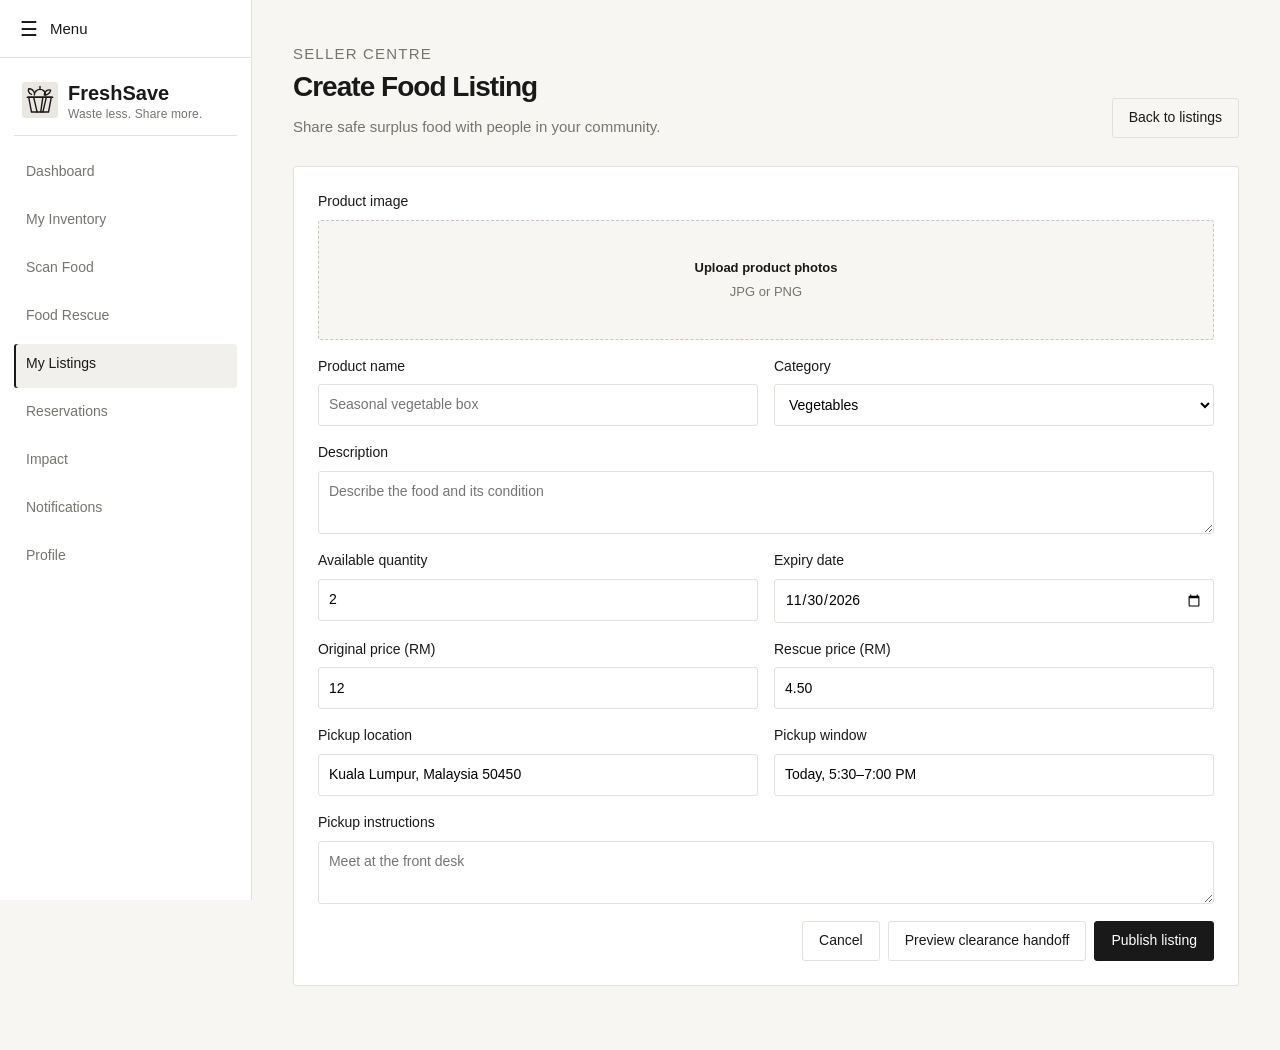
<file: create-listing.html>
<!doctype html>
<html lang="en-MY">
<head><meta charset="UTF-8"><meta name="viewport" content="width=device-width, initial-scale=1.0"><title>Create Listing · FreshSave</title><link rel="stylesheet" href="./css/style.css"></head>
<body>
<div id="app-shell">
  <details class="site-sidebar" open><summary class="sidebar-toggle" aria-label="Toggle navigation"><span class="sidebar-menu-icon" aria-hidden="true">☰</span><span>Menu</span></summary><nav class="site-nav" aria-label="Main navigation"><a class="brand" href="./index.html"><span class="brand-mark">F</span><span>FreshSave<small>Waste less. Share more.</small></span></a><a href="./index.html">Dashboard</a><a href="./inventory.html">My Inventory</a><a href="./scan.html">Scan Food</a><a href="./marketplace.html">Food Rescue</a><a href="./listings.html" aria-current="page">My Listings</a><a href="./reservations.html">Reservations</a><a href="./impact.html">Impact</a><a href="./notifications.html">Notifications</a><a href="./profile.html">Profile</a></nav></details>
  <main class="main"><div class="page">
    <div class="page-title-row"><div><p class="eyebrow">Seller centre</p><h1>Create Food Listing</h1><p>Share safe surplus food with people in your community.</p></div><a class="button button-soft" href="./listings.html">Back to listings</a></div>
    <form class="form-panel">
      <div class="form-grid">
        <div class="form-field full"><label for="listing-image">Product image</label><label class="upload-drop"><input id="listing-image" class="visually-hidden" name="image" type="file" accept="image/*"><span><strong>Upload product photos</strong><small>JPG or PNG</small></span></label></div>
        <div class="form-field"><label for="listing-name">Product name</label><input id="listing-name" name="name" required placeholder="Seasonal vegetable box"></div>
        <div class="form-field"><label for="listing-category">Category</label><select id="listing-category" name="category"><option>Vegetables</option><option>Fruit</option><option>Bakery</option><option>Dairy</option></select></div>
        <div class="form-field full"><label for="listing-description">Description</label><textarea id="listing-description" name="description" required placeholder="Describe the food and its condition"></textarea></div>
        <div class="form-field"><label for="listing-quantity">Available quantity</label><input id="listing-quantity" name="quantity" required type="number" min="1" value="2"></div>
        <div class="form-field"><label for="listing-expiry">Expiry date</label><input id="listing-expiry" name="expiry" required type="date" value="2026-11-30"></div>
        <div class="form-field"><label for="original-price">Original price (RM)</label><input id="original-price" name="originalPrice" required type="number" min="0" step=".01" value="12"></div>
        <div class="form-field"><label for="rescue-price">Rescue price (RM)</label><input id="rescue-price" name="rescuePrice" required type="number" min="0" step=".01" value="4.50"></div>
        <div class="form-field"><label for="pickup-location">Pickup location</label><input id="pickup-location" name="pickupLocation" required value="Kuala Lumpur, Malaysia 50450"></div>
        <div class="form-field"><label for="pickup-time">Pickup window</label><input id="pickup-time" name="pickupTime" required value="Today, 5:30–7:00 PM"></div>
        <div class="form-field full"><label for="pickup-notes">Pickup instructions</label><textarea id="pickup-notes" name="pickupNotes" placeholder="Meet at the front desk"></textarea></div>
      </div>
      <div class="form-actions"><a class="button button-soft" href="./listings.html">Cancel</a><a class="button button-soft" href="./clearance.html">Preview clearance handoff</a><input class="visually-hidden" type="checkbox" id="listing-published-preview"><label class="button" id="publish-listing" for="listing-published-preview">Publish listing</label><span class="listing-published-message" role="status">Listing preview ready. Move the listed items to the clearance basket.</span><a class="button button-green listing-clearance-link" href="./clearance.html">Continue to clearance handoff</a></div>
    </form>
  </div></main>
</div>
</body></html>
</file>
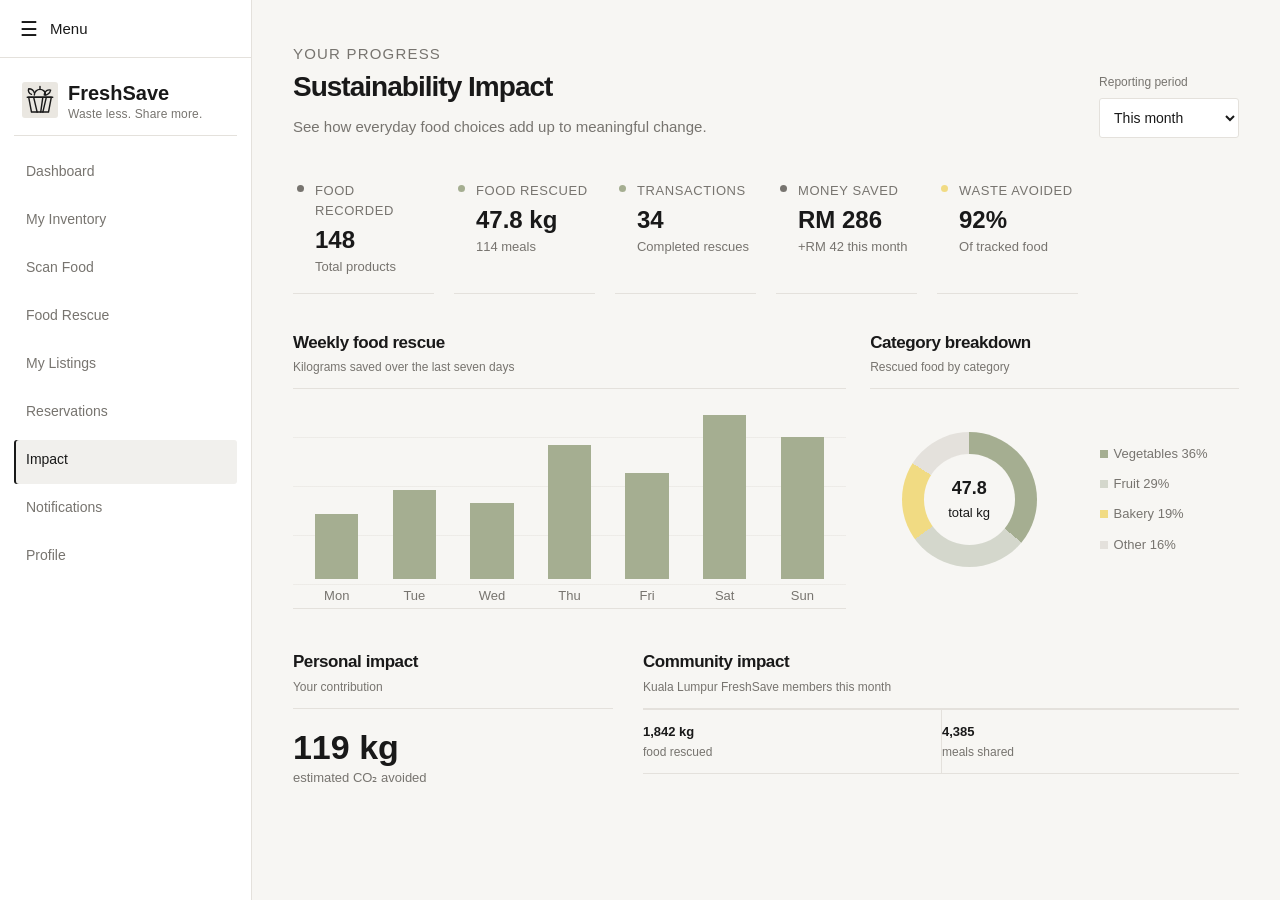
<file: impact.html>
<!doctype html>
<html lang="en-MY">
<head><meta charset="UTF-8"><meta name="viewport" content="width=device-width, initial-scale=1.0"><title>Sustainability Impact · FreshSave</title><link rel="stylesheet" href="./css/style.css"></head>
<body>
<div id="app-shell">
  <details class="site-sidebar" open><summary class="sidebar-toggle" aria-label="Toggle navigation"><span class="sidebar-menu-icon" aria-hidden="true">☰</span><span>Menu</span></summary><nav class="site-nav" aria-label="Main navigation"><a class="brand" href="./index.html"><span class="brand-mark">F</span><span>FreshSave<small>Waste less. Share more.</small></span></a><a href="./index.html">Dashboard</a><a href="./inventory.html">My Inventory</a><a href="./scan.html">Scan Food</a><a href="./marketplace.html">Food Rescue</a><a href="./listings.html">My Listings</a><a href="./reservations.html">Reservations</a><a href="./impact.html" aria-current="page">Impact</a><a href="./notifications.html">Notifications</a><a href="./profile.html">Profile</a></nav></details>
  <main class="main"><div class="page">
    <div class="page-title-row"><div><p class="eyebrow">Your progress</p><h1>Sustainability Impact</h1><p>See how everyday food choices add up to meaningful change.</p></div><label class="field-label">Reporting period<select class="field-control" name="period" aria-label="Reporting period"><option>This month</option><option>Last month</option><option>This year</option></select></label></div>
    <section class="stats-grid">
      <article class="stat-card"><span class="stat-dot blue"></span><div><p>Food recorded</p><strong>148</strong><small>Total products</small></div></article>
      <article class="stat-card"><span class="stat-dot green"></span><div><p>Food rescued</p><strong>47.8 kg</strong><small>114 meals</small></div></article>
      <article class="stat-card"><span class="stat-dot green"></span><div><p>Transactions</p><strong>34</strong><small>Completed rescues</small></div></article>
      <article class="stat-card"><span class="stat-dot blue"></span><div><p>Money saved</p><strong>RM 286</strong><small>+RM 42 this month</small></div></article>
      <article class="stat-card"><span class="stat-dot yellow"></span><div><p>Waste avoided</p><strong>92%</strong><small>Of tracked food</small></div></article>
    </section>
    <div class="chart-grid">
      <section class="chart-panel"><div class="section-heading"><div><h2>Weekly food rescue</h2><p>Kilograms saved over the last seven days</p></div></div><div class="bar-chart"><div><i style="height:35%"></i><small>Mon</small></div><div><i style="height:48%"></i><small>Tue</small></div><div><i style="height:41%"></i><small>Wed</small></div><div><i style="height:72%"></i><small>Thu</small></div><div><i style="height:57%"></i><small>Fri</small></div><div><i style="height:88%"></i><small>Sat</small></div><div><i style="height:76%"></i><small>Sun</small></div></div></section>
      <section class="chart-panel"><div class="section-heading"><div><h2>Category breakdown</h2><p>Rescued food by category</p></div></div><div class="donut-wrap"><div class="donut"><span><strong>47.8</strong>total kg</span></div><div class="legend"><span><i></i>Vegetables 36%</span><span><i></i>Fruit 29%</span><span><i></i>Bakery 19%</span><span><i></i>Other 16%</span></div></div></section>
    </div>
    <div class="dashboard-grid lower-grid">
      <section class="section-panel"><div class="section-heading"><div><h2>Personal impact</h2><p>Your contribution</p></div></div><div class="impact-hero"><strong>119 kg</strong><span>estimated CO₂ avoided</span></div></section>
      <section class="section-panel span-2"><div class="section-heading"><div><h2>Community impact</h2><p>Kuala Lumpur FreshSave members this month</p></div></div><div class="mini-stats"><div><strong>1,842 kg</strong><span>food rescued</span></div><div><strong>4,385</strong><span>meals shared</span></div></div></section>
    </div>
  </div></main>
</div>
</body></html>
</file>
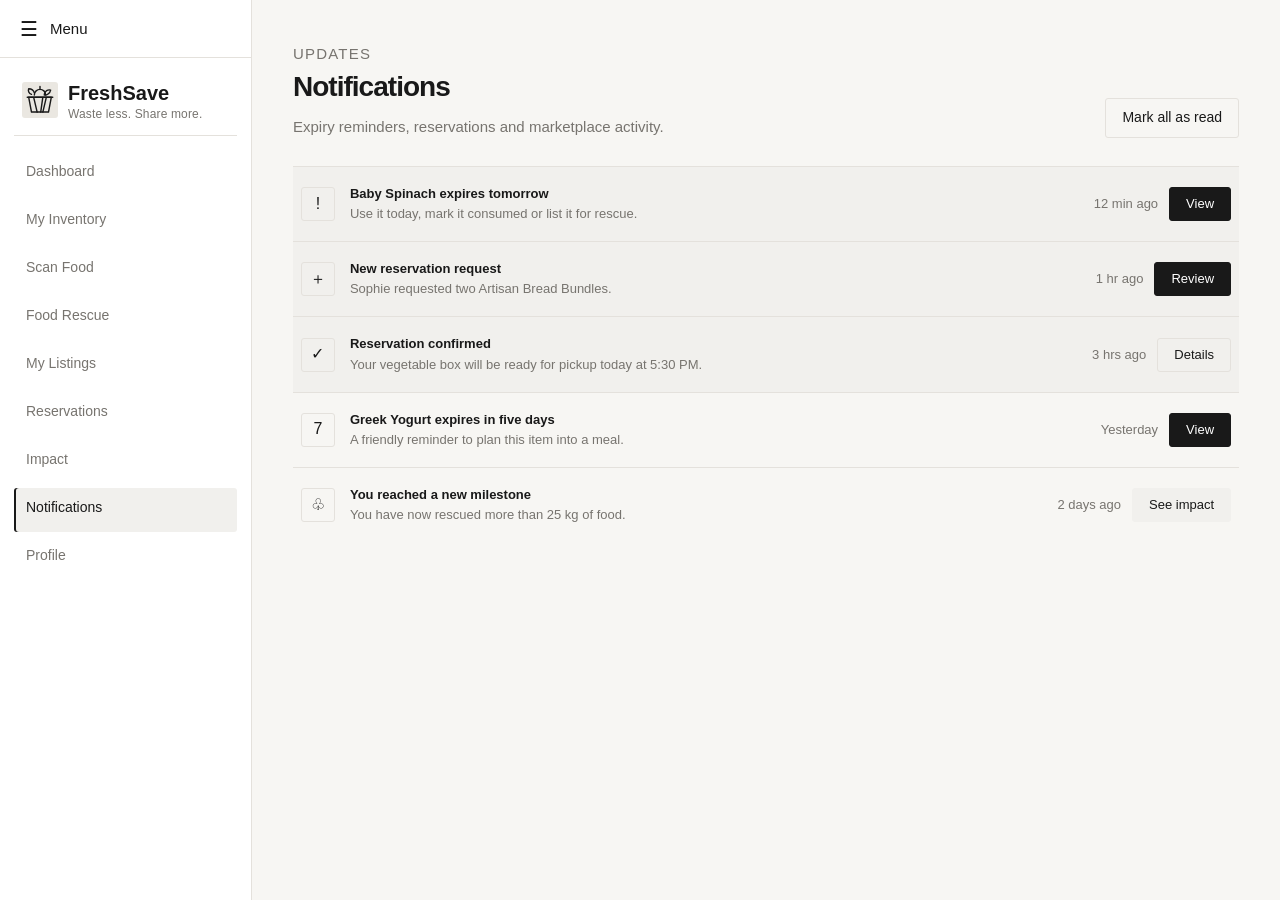
<file: notifications.html>
<!doctype html>
<html lang="en-MY">
<head><meta charset="UTF-8"><meta name="viewport" content="width=device-width, initial-scale=1.0"><title>Notifications · FreshSave</title><link rel="stylesheet" href="./css/style.css"></head>
<body>
<div id="app-shell">
  <details class="site-sidebar" open><summary class="sidebar-toggle" aria-label="Toggle navigation"><span class="sidebar-menu-icon" aria-hidden="true">☰</span><span>Menu</span></summary><nav class="site-nav" aria-label="Main navigation"><a class="brand" href="./index.html"><span class="brand-mark">F</span><span>FreshSave<small>Waste less. Share more.</small></span></a><a href="./index.html">Dashboard</a><a href="./inventory.html">My Inventory</a><a href="./scan.html">Scan Food</a><a href="./marketplace.html">Food Rescue</a><a href="./listings.html">My Listings</a><a href="./reservations.html">Reservations</a><a href="./impact.html">Impact</a><a href="./notifications.html" aria-current="page">Notifications</a><a href="./profile.html">Profile</a></nav></details>
  <main class="main"><div class="page">
    <div class="page-title-row"><div><p class="eyebrow">Updates</p><h1>Notifications</h1><p>Expiry reminders, reservations and marketplace activity.</p></div><button class="button button-soft" type="button">Mark all as read</button></div>
    <section class="notice-list">
      <article class="notice unread"><span>!</span><div><strong>Baby Spinach expires tomorrow</strong><small>Use it today, mark it consumed or list it for rescue.</small></div><time>12 min ago</time><a class="button button-small" href="./product.html">View</a></article>
      <article class="notice unread"><span>＋</span><div><strong>New reservation request</strong><small>Sophie requested two Artisan Bread Bundles.</small></div><time>1 hr ago</time><a class="button button-small" href="./reservations.html">Review</a></article>
      <article class="notice unread"><span>✓</span><div><strong>Reservation confirmed</strong><small>Your vegetable box will be ready for pickup today at 5:30 PM.</small></div><time>3 hrs ago</time><a class="button button-small button-soft" href="./reservations.html">Details</a></article>
      <article class="notice"><span>7</span><div><strong>Greek Yogurt expires in five days</strong><small>A friendly reminder to plan this item into a meal.</small></div><time>Yesterday</time><a class="button button-small" href="./product.html">View</a></article>
      <article class="notice"><span>♧</span><div><strong>You reached a new milestone</strong><small>You have now rescued more than 25 kg of food.</small></div><time>2 days ago</time><a class="button button-small button-green" href="./impact.html">See impact</a></article>
    </section>
  </div></main>
</div>
</body></html>
</file>
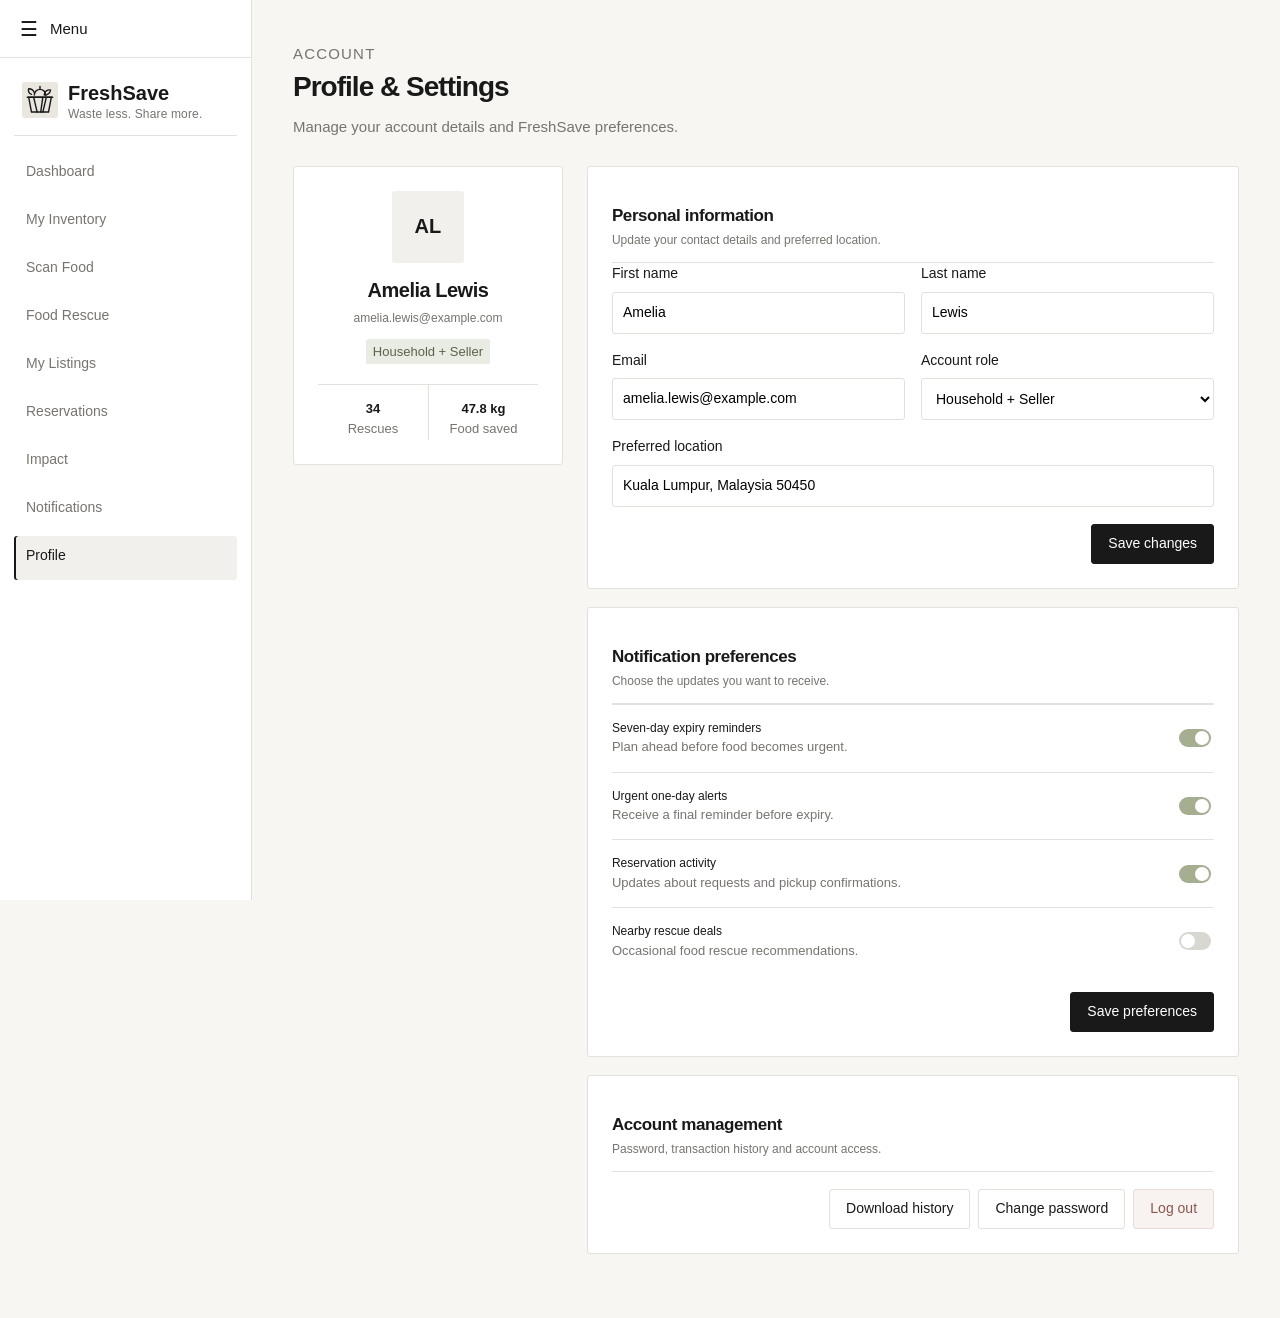
<file: profile.html>
<!doctype html>
<html lang="en-MY">
<head><meta charset="UTF-8"><meta name="viewport" content="width=device-width, initial-scale=1.0"><title>Profile &amp; Settings · FreshSave</title><link rel="stylesheet" href="./css/style.css"></head>
<body>
<div id="app-shell">
  <details class="site-sidebar" open><summary class="sidebar-toggle" aria-label="Toggle navigation"><span class="sidebar-menu-icon" aria-hidden="true">☰</span><span>Menu</span></summary><nav class="site-nav" aria-label="Main navigation"><a class="brand" href="./index.html"><span class="brand-mark">F</span><span>FreshSave<small>Waste less. Share more.</small></span></a><a href="./index.html">Dashboard</a><a href="./inventory.html">My Inventory</a><a href="./scan.html">Scan Food</a><a href="./marketplace.html">Food Rescue</a><a href="./listings.html">My Listings</a><a href="./reservations.html">Reservations</a><a href="./impact.html">Impact</a><a href="./notifications.html">Notifications</a><a href="./profile.html" aria-current="page">Profile</a></nav></details>
  <main class="main"><div class="page">
    <div class="page-title-row"><div><p class="eyebrow">Account</p><h1>Profile &amp; Settings</h1><p>Manage your account details and FreshSave preferences.</p></div></div>
    <div class="profile-grid">
      <aside class="profile-summary"><div class="profile-avatar">AL</div><h2>Amelia Lewis</h2><p>amelia.lewis@example.com</p><span class="status fresh">Household + Seller</span><div class="profile-counts"><div><strong>34</strong><span>Rescues</span></div><div><strong>47.8 kg</strong><span>Food saved</span></div></div></aside>
      <div>
        <form class="form-panel settings-section">
          <div class="section-heading"><div><h2>Personal information</h2><p>Update your contact details and preferred location.</p></div></div>
          <div class="form-grid">
            <div class="form-field"><label for="first-name">First name</label><input id="first-name" name="firstName" value="Amelia"></div>
            <div class="form-field"><label for="last-name">Last name</label><input id="last-name" name="lastName" value="Lewis"></div>
            <div class="form-field"><label for="profile-email">Email</label><input id="profile-email" name="email" type="email" value="amelia.lewis@example.com"></div>
            <div class="form-field"><label for="profile-role">Account role</label><select id="profile-role" name="role"><option>Household + Seller</option><option>Household</option><option>Seller</option></select></div>
            <div class="form-field full"><label for="profile-location">Preferred location</label><input id="profile-location" name="location" value="Kuala Lumpur, Malaysia 50450"></div>
          </div><div class="form-actions"><button class="button" id="save-profile" type="button">Save changes</button></div>
        </form>
        <section class="form-panel settings-section"><div class="section-heading"><div><h2>Notification preferences</h2><p>Choose the updates you want to receive.</p></div></div>
          <label class="toggle-row"><div><strong>Seven-day expiry reminders</strong><small>Plan ahead before food becomes urgent.</small></div><input class="toggle" name="expiryReminders" type="checkbox" checked></label>
          <label class="toggle-row"><div><strong>Urgent one-day alerts</strong><small>Receive a final reminder before expiry.</small></div><input class="toggle" name="urgentAlerts" type="checkbox" checked></label>
          <label class="toggle-row"><div><strong>Reservation activity</strong><small>Updates about requests and pickup confirmations.</small></div><input class="toggle" name="reservationActivity" type="checkbox" checked></label>
          <label class="toggle-row"><div><strong>Nearby rescue deals</strong><small>Occasional food rescue recommendations.</small></div><input class="toggle" name="nearbyDeals" type="checkbox"></label>
          <div class="form-actions"><button class="button" id="save-notifications" type="button">Save preferences</button></div>
        </section>
        <section class="form-panel settings-section"><div class="section-heading"><div><h2>Account management</h2><p>Password, transaction history and account access.</p></div></div><div class="form-actions"><button class="button button-soft" type="button">Download history</button><button class="button button-soft" type="button">Change password</button><a class="button button-danger" href="./index.html">Log out</a></div></section>
      </div>
    </div>
  </div></main>
</div>
</body></html>
</file>
<file: css/style.css>
:root {
  --blue: #a5ae91;
  --blue-dark: #191919;
  --blue-light: #eae7e1;
  --blue-pale: #f1f0ed;
  --green: #a5ae91;
  --green-light: #f1f0ed;
  --bg: #f7f6f3;
  --white: #ffffff;
  --text: #191919;
  --muted: #77746f;
  --line: #e4e1dc;
  --warning: #f1db83;
  --danger: #a96d63;
  --sidebar: 244px;
  --header: 70px;
  --radius: 4px;
}

* { box-sizing: border-box; }
html { min-width: 320px; background: var(--bg); }
body { margin: 0; min-height: 100vh; color: var(--text); background: var(--bg); font: 14px/1.45 Inter, sans-serif; }
button, input, select, textarea { font: inherit; }
button, a { -webkit-tap-highlight-color: transparent; }
button { cursor: pointer; }
a { color: inherit; text-decoration: none; }
img { display: block; max-width: 100%; }
h1, h2, h3, p { margin-top: 0; }
h1, h2, h3, .brand { font-family: Poppins, sans-serif; }
svg { width: 20px; height: 20px; fill: currentColor; }

#app-shell { min-height: 100vh; }
.sidebar { position: fixed; inset: 0 auto 0 0; z-index: 30; width: var(--sidebar); padding: 25px 17px 18px; display: flex; flex-direction: column; background: var(--white); border-right: 1px solid var(--line); }
.brand { display: flex; align-items: center; gap: 10px; padding: 0 8px 25px; border-bottom: 1px solid var(--line); color: #405774; font-size: 20px; font-weight: 700; }
.brand-mark { width: 36px; height: 36px; display: grid; place-items: center; border-radius: 7px; color: var(--white); background: var(--blue); font-size: 18px; }
.brand > span:last-child { display: flex; flex-direction: column; }
.brand small { margin-top: -2px; color: var(--muted); font: 400 9px Inter, sans-serif; letter-spacing: .15px; }
.side-nav { display: flex; flex-direction: column; gap: 3px; padding: 22px 0; }
.side-nav a { min-height: 41px; padding: 0 11px; display: flex; align-items: center; gap: 12px; border-left: 3px solid transparent; border-radius: 6px; color: #6d7780; font-size: 12px; font-weight: 500; }
.side-nav a:hover { color: var(--blue-dark); background: #f5f8fc; }
.side-nav a.active { color: #526f9f; background: var(--blue-pale); border-left-color: var(--blue); font-weight: 600; }
.side-nav svg { width: 18px; }
.side-nav b { width: 20px; height: 20px; margin-left: auto; display: grid; place-items: center; border-radius: 4px; color: var(--white); background: var(--danger); font-size: 9px; }
.sidebar-impact { margin-top: auto; padding: 14px; display: flex; flex-direction: column; align-items: flex-start; border: 1px solid #d6e1d0; border-radius: 7px; background: var(--green-light); }
.sidebar-impact strong { margin-top: 8px; font-size: 11px; }.sidebar-impact small { margin: 3px 0 8px; color: #718073; font-size: 9px; }.sidebar-impact a { color: #5f8667; font-size: 9px; font-weight: 700; }
.logout-link { margin-top: 10px; padding: 11px; display: flex; gap: 11px; color: var(--muted); font-size: 12px; }
.main { min-height: 100vh; margin-left: var(--sidebar); }
.topbar { position: sticky; top: 0; z-index: 20; height: var(--header); padding: 0 28px; display: flex; align-items: center; gap: 16px; background: rgba(255,255,255,.96); border-bottom: 1px solid var(--line); }
.breadcrumb { min-width: 200px; display: flex; flex-direction: column; }.breadcrumb span { color: var(--muted); font-size: 9px; text-transform: uppercase; letter-spacing: .8px; }.breadcrumb strong { font: 600 16px Poppins, sans-serif; }
.global-search { width: min(330px, 32vw); height: 38px; margin-left: auto; padding: 0 11px; display: flex; align-items: center; gap: 8px; border: 1px solid var(--line); border-radius: 6px; background: #fafbfc; color: var(--muted); }.global-search svg { width: 17px; }.global-search input { width: 100%; border: 0; outline: 0; background: transparent; font-size: 11px; }
.header-icon { position: relative; width: 37px; height: 37px; display: grid; place-items: center; border: 1px solid var(--line); border-radius: 6px; color: var(--blue); }.header-icon i { position: absolute; top: 7px; right: 8px; width: 6px; height: 6px; border-radius: 50%; background: var(--danger); border: 1px solid var(--white); }
.user-chip { display: flex; align-items: center; gap: 8px; }.user-chip > span { width: 35px; height: 35px; display: grid; place-items: center; border-radius: 6px; color: #56745b; background: var(--green-light); font-size: 10px; font-weight: 700; }.user-chip div { display: flex; flex-direction: column; }.user-chip strong { font-size: 10px; }.user-chip small { color: var(--muted); font-size: 8px; }
.menu-toggle { display: none; }
.page { width: min(1320px, 100%); margin: auto; padding: 27px 30px 55px; }
.eyebrow { margin-bottom: 4px; color: var(--blue); font-size: 9px; font-weight: 700; letter-spacing: .7px; text-transform: uppercase; }
.welcome-row, .page-title-row { margin-bottom: 20px; display: flex; justify-content: space-between; align-items: flex-end; gap: 20px; }
.welcome-row h1, .page-title-row h1 { margin: 0 0 3px; font-size: 25px; letter-spacing: -.6px; }.welcome-row p:last-child, .page-title-row p { margin: 0; color: var(--muted); font-size: 11px; }
.quick-buttons, .heading-actions { display: flex; gap: 8px; align-items: center; }
.button { min-height: 38px; padding: 0 15px; display: inline-flex; align-items: center; justify-content: center; gap: 7px; border: 1px solid var(--blue); border-radius: 6px; color: var(--white); background: var(--blue); font-size: 10px; font-weight: 600; }.button:hover { background: var(--blue-dark); }.button-soft { color: #5974a1; background: var(--blue-pale); border-color: #cadbed; }.button-soft:hover { background: var(--blue-light); }.button-green { color: #4f7658; background: var(--green-light); border-color: #cadbc5; }.button-danger { color: #a35050; background: #f9e9e9; border-color: #eed0d0; }.button-small { min-height: 31px; padding: 0 10px; font-size: 9px; }
.stats-grid { display: grid; grid-template-columns: repeat(6, 1fr); gap: 9px; margin-bottom: 15px; }.stat-card { min-width: 0; padding: 14px; display: flex; gap: 10px; border: 1px solid var(--line); border-radius: 7px; background: var(--white); }.stat-dot { width: 9px; height: 9px; margin-top: 4px; flex: none; border-radius: 2px; background: var(--blue); }.stat-dot.green { background: var(--green); }.stat-dot.yellow { background: var(--warning); }.stat-dot.red { background: var(--danger); }.stat-card div { min-width: 0; display: flex; flex-direction: column; }.stat-card p { margin: 0 0 3px; overflow: hidden; color: var(--muted); font-size: 8px; font-weight: 600; text-overflow: ellipsis; text-transform: uppercase; white-space: nowrap; }.stat-card strong { font: 700 20px Poppins, sans-serif; }.stat-card small { margin-top: 2px; color: var(--muted); font-size: 8px; }
.dashboard-grid { display: grid; grid-template-columns: 1fr 1fr 280px; gap: 15px; }.dashboard-grid.lower-grid { grid-template-columns: 320px 1fr 1fr; margin-top: 15px; }.span-2 { grid-column: span 2; }
.section-panel { overflow: hidden; border: 1px solid var(--line); border-radius: 8px; background: var(--white); }.section-heading { min-height: 64px; padding: 14px 17px; display: flex; justify-content: space-between; align-items: center; border-bottom: 1px solid var(--line); }.section-heading h2 { margin: 0 0 2px; font-size: 13px; }.section-heading p { margin: 0; color: var(--muted); font-size: 9px; }.section-heading > a { color: var(--blue-dark); font-size: 9px; font-weight: 600; }
.compact-table { padding: 0 17px; }.compact-row { min-height: 66px; display: grid; grid-template-columns: 42px minmax(140px, 1fr) 100px 92px 54px; gap: 10px; align-items: center; border-bottom: 1px solid #edf0f2; }.compact-row:last-child { border: 0; }.compact-row img { width: 42px; height: 42px; border-radius: 5px; object-fit: cover; }.compact-row > div { display: flex; flex-direction: column; }.compact-row strong { font-size: 10px; }.compact-row span, .compact-row b { color: var(--muted); font-size: 8px; }.compact-row b { color: var(--text); text-align: right; }
.status { width: fit-content; padding: 4px 6px; border-radius: 4px; font-size: 8px; font-weight: 600; }.status.fresh { color: #527c5a; background: var(--green-light); }.status.expiring-soon { color: #9b6c2e; background: #fbf1df; }.status.urgent { color: #a84e4e; background: #f9e4e4; }.status.expired { color: #686f74; background: #e9ecee; }
.impact-summary { padding-bottom: 15px; }.impact-summary .section-heading { border: 0; }.impact-hero { padding: 8px 17px 12px; display: flex; flex-direction: column; }.impact-hero strong { color: var(--green); font: 700 28px Poppins, sans-serif; }.impact-hero span, .impact-summary > p { color: var(--muted); font-size: 9px; }.impact-progress { height: 7px; margin: 0 17px 6px; overflow: hidden; border-radius: 2px; background: #edf0ec; }.impact-progress i { display: block; width: 72%; height: 100%; background: var(--green); }.impact-summary > p { margin: 0 17px 15px; }.mini-stats { margin: 0 17px 12px; display: grid; grid-template-columns: 1fr 1fr; border: 1px solid #dce5d8; background: var(--green-light); }.mini-stats div { padding: 9px; display: flex; flex-direction: column; }.mini-stats div + div { border-left: 1px solid #d1decf; }.mini-stats strong { font-size: 11px; }.mini-stats span { color: #728174; font-size: 8px; }.text-link { margin: 0 17px; color: var(--blue-dark); font-size: 9px; font-weight: 600; }
.action-list { padding: 4px 16px; }.action-list a { padding: 11px 0; display: flex; align-items: center; gap: 9px; border-bottom: 1px solid #edf0f2; }.action-list a:last-child { border: 0; }.action-list a > div { flex: 1; display: flex; flex-direction: column; }.action-list strong { font-size: 10px; }.action-list small { margin-top: 2px; color: var(--muted); font-size: 8px; }.action-list b { color: var(--blue); }
.icon-box { width: 30px; height: 30px; display: grid; place-items: center; flex: none; border-radius: 5px; font-size: 14px; }.icon-box.blue { color: #5b7baa; background: var(--blue-pale); }.icon-box.green { color: #5d8765; background: var(--green-light); }.icon-box.yellow { color: #a47430; background: #fbf1df; }
.rescue-preview { padding: 14px 16px; display: grid; grid-template-columns: repeat(3, 1fr); gap: 10px; }.preview-card { display: grid; grid-template-columns: 80px 1fr; overflow: hidden; border: 1px solid var(--line); border-radius: 6px; }.preview-card img { width: 80px; height: 100%; min-height: 102px; object-fit: cover; }.preview-card > div { padding: 9px; display: flex; flex-direction: column; }.preview-card > div > span { color: var(--green); font-size: 7px; font-weight: 700; text-transform: uppercase; }.preview-card strong { margin: 3px 0; font-size: 9px; }.preview-card small { color: var(--muted); font-size: 7px; }.preview-card p { margin: auto 0 0; }.preview-card b { color: var(--blue-dark); font-size: 10px; }.preview-card s { margin-left: 4px; color: var(--muted); font-size: 7px; }
.toolbar { margin-bottom: 13px; padding: 12px; display: flex; align-items: center; gap: 8px; border: 1px solid var(--line); border-radius: 7px; background: var(--white); }.search-control { min-width: 240px; flex: 1; }.search-control, .field-control { height: 38px; padding: 0 10px; border: 1px solid var(--line); border-radius: 5px; background: #fbfcfd; outline: 0; font-size: 10px; }.field-control { min-width: 140px; }.toolbar-meta { margin-left: auto; color: var(--muted); font-size: 9px; }
.table-wrap { overflow-x: auto; border: 1px solid var(--line); border-radius: 7px; background: var(--white); }.data-table { width: 100%; border-collapse: collapse; min-width: 950px; }.data-table th { padding: 11px 13px; color: #6e7780; background: #f7f9fa; border-bottom: 1px solid var(--line); font-size: 8px; letter-spacing: .5px; text-align: left; text-transform: uppercase; }.data-table td { padding: 11px 13px; border-bottom: 1px solid #edf0f2; color: #5d6469; font-size: 9px; }.data-table tbody tr:last-child td { border: 0; }.product-cell { display: flex; align-items: center; gap: 9px; }.product-cell img { width: 43px; height: 43px; border-radius: 5px; object-fit: cover; }.product-cell span { display: flex; flex-direction: column; }.product-cell strong { color: var(--text); font-size: 10px; }.product-cell small { color: var(--muted); font-size: 8px; }.row-actions { display: flex; gap: 5px; align-items: center; }.row-actions a, .row-actions button { padding: 5px 7px; border: 1px solid var(--line); border-radius: 4px; color: #627ca7; background: var(--white); font-size: 8px; }.row-actions button[data-delete] { color: #ad5656; }.row-actions .more-button { padding-inline: 6px; color: var(--muted); }.empty-state { padding: 45px; text-align: center; }.empty-state p { margin: 5px 0 0; color: var(--muted); }
.danger-text { color: var(--danger) !important; }.warning-text { color: var(--warning) !important; }
.scan-grid { display: grid; grid-template-columns: minmax(440px, 1.4fr) minmax(280px, .6fr); gap: 15px; }.camera-panel { min-height: 510px; padding: 28px; display: grid; place-items: center; position: relative; overflow: hidden; border-radius: 8px; color: var(--white); background: #34465b; }.camera-frame { position: absolute; inset: 42px; border: 2px solid rgba(220,235,250,.65); }.camera-frame::before, .camera-frame::after { content: ''; position: absolute; left: 0; right: 0; height: 2px; background: var(--green-light); box-shadow: 0 0 10px rgba(232,241,223,.65); }.camera-frame::before { top: 12%; }.camera-frame::after { display: none; }.camera-copy { z-index: 1; max-width: 310px; text-align: center; }.camera-copy span { width: 62px; height: 62px; margin: auto; display: grid; place-items: center; border: 1px solid rgba(255,255,255,.3); border-radius: 7px; font-size: 26px; }.camera-copy h2 { margin: 16px 0 6px; font-size: 17px; }.camera-copy p { color: #cad4dd; font-size: 10px; }.scan-side { display: flex; flex-direction: column; gap: 10px; }.info-note { padding: 13px; display: flex; gap: 9px; border: 1px solid #d4e0cf; border-radius: 7px; background: var(--green-light); }.info-note > b { color: var(--green); }.info-note div { display: flex; flex-direction: column; }.info-note strong { font-size: 10px; }.info-note span { margin-top: 2px; color: #6d7c70; font-size: 8px; }.option-button { min-height: 64px; padding: 12px; display: flex; align-items: center; gap: 10px; border: 1px solid var(--line); border-radius: 6px; background: var(--white); text-align: left; }.option-button > span:first-child { width: 35px; height: 35px; display: grid; place-items: center; border-radius: 5px; color: var(--blue); background: var(--blue-pale); }.option-button div { flex: 1; display: flex; flex-direction: column; }.option-button strong { font-size: 10px; }.option-button small { color: var(--muted); font-size: 8px; }.ocr-processing::after { display: block; animation: scanline 1.4s ease-in-out infinite alternate; } @keyframes scanline { to { top: 88%; } }
.form-panel { padding: 20px; border: 1px solid var(--line); border-radius: 7px; background: var(--white); }.form-panel h2 { font-size: 15px; }.form-panel > p { color: var(--muted); font-size: 10px; }.form-grid { display: grid; grid-template-columns: 1fr 1fr; gap: 12px; }.form-field { display: flex; flex-direction: column; gap: 5px; }.form-field.full { grid-column: 1 / -1; }.form-field label { font-size: 9px; font-weight: 600; }.form-field input, .form-field select, .form-field textarea { width: 100%; min-height: 40px; padding: 9px 10px; border: 1px solid var(--line); border-radius: 5px; outline: 0; background: #fcfcfd; font-size: 10px; }.form-field textarea { min-height: 82px; resize: vertical; }.form-field input:focus, .form-field select:focus, .form-field textarea:focus { border-color: var(--blue); }.form-field .error { color: var(--danger); font-size: 8px; }.form-actions { margin-top: 17px; display: flex; justify-content: flex-end; gap: 8px; }.upload-drop { min-height: 120px; display: grid; place-items: center; border: 1px dashed #bbc8d6; border-radius: 6px; background: #f8fafc; text-align: center; }.upload-drop strong { font-size: 10px; }.upload-drop small { display: block; margin-top: 3px; color: var(--muted); font-size: 8px; }
.market-hero { min-height: 180px; margin-bottom: 15px; padding: 25px 28px; position: relative; overflow: hidden; border: 1px solid #cbdced; border-radius: 8px; background: var(--blue-light); }.market-hero h1 { margin: 0 0 7px; font-size: 24px; }.market-hero p { width: 56%; margin-bottom: 15px; color: #64717f; font-size: 10px; }.market-hero img { position: absolute; right: 0; top: 0; width: 38%; height: 100%; object-fit: cover; opacity: .5; mask-image: linear-gradient(90deg, transparent, black 35%); }.market-search { width: min(460px, 60%); height: 40px; padding: 0 11px; position: relative; z-index: 1; border: 1px solid #c6d3df; border-radius: 5px; outline: 0; }
.market-grid { display: grid; grid-template-columns: repeat(4, 1fr); gap: 12px; }.market-card { overflow: hidden; border: 1px solid var(--line); border-radius: 7px; background: var(--white); }.market-image { height: 155px; display: block; position: relative; }.market-image img { width: 100%; height: 100%; object-fit: cover; }.market-image span { position: absolute; top: 8px; left: 8px; padding: 4px 6px; border-radius: 4px; color: #456a4e; background: var(--green-light); font-size: 8px; font-weight: 700; }.market-copy { padding: 12px; }.market-copy > small { color: var(--green); font-size: 8px; font-weight: 700; text-transform: uppercase; }.market-copy h3 { min-height: 36px; margin: 4px 0 1px; font-size: 12px; }.market-copy > p { color: var(--muted); font-size: 8px; }.market-meta { padding: 8px 0; display: flex; justify-content: space-between; border-top: 1px solid #edf0f2; border-bottom: 1px solid #edf0f2; color: var(--muted); font-size: 8px; }.market-copy footer { margin-top: 10px; display: flex; justify-content: space-between; align-items: center; }.market-copy footer p { margin: 0; }.market-copy footer strong { color: var(--blue-dark); font-size: 15px; }.market-copy footer s { margin-left: 5px; color: var(--muted); font-size: 8px; }
.detail-layout { display: grid; grid-template-columns: minmax(350px, .85fr) 1.15fr; gap: 18px; }.detail-image { height: 480px; width: 100%; object-fit: cover; border: 1px solid var(--line); border-radius: 8px; }.detail-panel { padding: 24px; border: 1px solid var(--line); border-radius: 8px; background: var(--white); }.detail-panel h1 { margin: 10px 0 4px; font-size: 25px; }.detail-panel > p { color: var(--muted); font-size: 10px; }.detail-meta { margin: 20px 0; display: grid; grid-template-columns: repeat(2, 1fr); border: 1px solid var(--line); }.detail-meta div { padding: 12px; display: flex; flex-direction: column; }.detail-meta div:nth-child(even) { border-left: 1px solid var(--line); }.detail-meta div:nth-child(n+3) { border-top: 1px solid var(--line); }.detail-meta span { color: var(--muted); font-size: 8px; }.detail-meta strong { margin-top: 3px; font-size: 10px; }.countdown-box { padding: 14px; display: flex; align-items: center; gap: 13px; border: 1px solid #ead9be; background: #fcf4e5; }.countdown-box b { color: var(--warning); font: 700 30px Poppins, sans-serif; }.countdown-box span { font-size: 9px; }.price-display { margin: 18px 0; display: flex; align-items: center; gap: 10px; }.price-display strong { color: var(--blue-dark); font: 700 27px Poppins, sans-serif; }.price-display s { color: var(--muted); }.price-display span { padding: 4px 6px; border-radius: 4px; color: #55765c; background: var(--green-light); font-size: 8px; font-weight: 600; }.quantity-row { display: flex; gap: 10px; }.stepper { display: flex; border: 1px solid var(--line); border-radius: 5px; }.stepper button, .stepper span { width: 38px; height: 38px; border: 0; display: grid; place-items: center; background: var(--white); }.stepper button { color: var(--blue); }.stepper + .button { flex: 1; }
.tabs { margin-bottom: 14px; display: flex; border-bottom: 1px solid var(--line); }.tabs button { padding: 10px 15px; border: 0; border-bottom: 2px solid transparent; color: var(--muted); background: transparent; font-size: 10px; }.tabs button.active { color: var(--blue-dark); border-color: var(--blue); font-weight: 600; }
.chart-grid { display: grid; grid-template-columns: 1.5fr 1fr; gap: 15px; }.chart-panel { padding: 17px; border: 1px solid var(--line); border-radius: 7px; background: var(--white); }.bar-chart { height: 220px; padding: 12px 5px 20px; display: flex; align-items: flex-end; justify-content: space-around; border-bottom: 1px solid var(--line); background: repeating-linear-gradient(to bottom, transparent 0, transparent 48px, #edf0f2 49px); }.bar-chart div { width: 8%; height: 100%; display: flex; flex-direction: column; justify-content: flex-end; align-items: center; gap: 7px; }.bar-chart i { width: 100%; background: var(--blue); border-radius: 3px 3px 0 0; }.bar-chart small { margin-bottom: -18px; color: var(--muted); font-size: 8px; }.donut-wrap { min-height: 220px; display: flex; align-items: center; justify-content: space-around; }.donut { width: 135px; height: 135px; display: grid; place-items: center; position: relative; border-radius: 50%; background: conic-gradient(var(--blue) 0 36%, var(--green) 36% 65%, var(--warning) 65% 84%, #bbc4cd 84%); }.donut::before { content: ''; position: absolute; inset: 22px; border-radius: 50%; background: var(--white); }.donut span { z-index: 1; text-align: center; font-size: 9px; }.donut strong { display: block; font-size: 18px; }.legend { display: flex; flex-direction: column; gap: 10px; }.legend span { color: var(--muted); font-size: 9px; }.legend i { width: 8px; height: 8px; margin-right: 6px; display: inline-block; border-radius: 2px; background: var(--blue); }.legend span:nth-child(2) i { background: var(--green); }.legend span:nth-child(3) i { background: var(--warning); }.legend span:nth-child(4) i { background: #bbc4cd; }
.notice-list { border: 1px solid var(--line); border-radius: 7px; background: var(--white); }.notice { padding: 15px 17px; display: grid; grid-template-columns: 38px 1fr auto auto; gap: 11px; align-items: center; border-bottom: 1px solid #edf0f2; }.notice:last-child { border: 0; }.notice.unread { background: #f5f9fd; }.notice > span { width: 38px; height: 38px; display: grid; place-items: center; border-radius: 6px; color: var(--blue); background: var(--blue-pale); }.notice > div { display: flex; flex-direction: column; }.notice strong { font-size: 10px; }.notice small, .notice time { color: var(--muted); font-size: 8px; }.notice button { border: 0; color: var(--blue); background: transparent; font-size: 9px; }
.profile-grid { display: grid; grid-template-columns: 270px 1fr; gap: 15px; }.profile-summary { padding: 23px; align-self: start; border: 1px solid #cddcea; border-radius: 8px; background: var(--blue-light); text-align: center; }.profile-avatar { width: 72px; height: 72px; margin: auto; display: grid; place-items: center; border-radius: 8px; color: #4d6a52; background: var(--green-light); font: 700 20px Poppins; }.profile-summary h2 { margin: 12px 0 3px; font-size: 16px; }.profile-summary p { color: var(--muted); font-size: 9px; }.profile-counts { margin-top: 20px; display: grid; grid-template-columns: 1fr 1fr; border-top: 1px solid #c2d3e2; }.profile-counts div { padding-top: 14px; display: flex; flex-direction: column; }.profile-counts div + div { border-left: 1px solid #c2d3e2; }.profile-counts strong { color: var(--blue-dark); }.profile-counts span { color: var(--muted); font-size: 8px; }.settings-section + .settings-section { margin-top: 15px; }.toggle-row { padding: 11px 0; display: flex; justify-content: space-between; align-items: center; border-top: 1px solid #edf0f2; }.toggle-row div { display: flex; flex-direction: column; }.toggle-row strong { font-size: 9px; }.toggle-row small { color: var(--muted); font-size: 8px; }.toggle { width: 32px; height: 18px; position: relative; appearance: none; border-radius: 9px; background: #ccd2d6; }.toggle::after { content: ''; position: absolute; width: 14px; height: 14px; left: 2px; top: 2px; border-radius: 50%; background: white; transition: .2s; }.toggle:checked { background: var(--blue); }.toggle:checked::after { transform: translateX(14px); }
.toast { position: fixed; right: 22px; bottom: 22px; z-index: 80; min-width: 280px; padding: 10px 12px; display: flex; align-items: center; gap: 9px; border: 1px solid #d7e3d3; border-radius: 6px; color: #4e6853; background: var(--green-light); font-size: 10px; }.toast > b { width: 22px; height: 22px; display: grid; place-items: center; border-radius: 4px; color: white; background: var(--green); }.toast span { flex: 1; }.toast button { border: 0; color: #69806e; background: transparent; }
.nav-scrim { display: none; }

@media (max-width: 1180px) {
  .stats-grid { grid-template-columns: repeat(3, 1fr); }
  .dashboard-grid { grid-template-columns: 1fr 1fr; }.impact-summary { grid-column: span 2; }.dashboard-grid.lower-grid { grid-template-columns: 280px 1fr 1fr; }
  .market-grid { grid-template-columns: repeat(3, 1fr); }
}

@media (max-width: 900px) {
  :root { --sidebar: 220px; }
  .user-chip div { display: none; }
  .global-search { width: 220px; }
  .dashboard-grid.lower-grid { grid-template-columns: 1fr; }.dashboard-grid.lower-grid .span-2 { grid-column: 1; }
  .rescue-preview { grid-template-columns: repeat(3, minmax(180px, 1fr)); overflow-x: auto; }
  .market-grid { grid-template-columns: repeat(2, 1fr); }
  .scan-grid, .detail-layout, .profile-grid { grid-template-columns: 1fr; }
  .camera-panel { min-height: 430px; }
}

@media (max-width: 760px) {
  .sidebar { transform: translateX(-100%); transition: transform .2s ease; }.nav-open .sidebar { transform: translateX(0); }
  .main { margin-left: 0; }.menu-toggle { width: 36px; height: 36px; display: grid; place-items: center; border: 1px solid var(--line); border-radius: 5px; background: white; color: var(--blue); }
  .nav-open .nav-scrim { display: block; position: fixed; inset: 0; z-index: 25; border: 0; background: rgba(36,44,54,.35); }
  .topbar { padding: 0 16px; }.global-search { display: none; }.breadcrumb { min-width: 0; flex: 1; }.user-chip { display: none; }
  .page { padding: 20px 16px 40px; }.stats-grid { grid-template-columns: repeat(2, 1fr); }
  .dashboard-grid { grid-template-columns: 1fr; }.span-2, .impact-summary { grid-column: 1; }
  .market-hero p { width: 75%; }.market-search { width: 75%; }
  .chart-grid { grid-template-columns: 1fr; }
}

@media (max-width: 480px) {
  .welcome-row, .page-title-row { align-items: flex-start; flex-direction: column; }.quick-buttons, .heading-actions { width: 100%; }.quick-buttons .button, .heading-actions .button { flex: 1; }
  .stats-grid { grid-template-columns: 1fr 1fr; }.stat-card { padding: 11px; }.stat-card strong { font-size: 17px; }
  .compact-row { grid-template-columns: 38px 1fr auto; }.compact-row > span, .compact-row > .status { display: none; }
  .toolbar { align-items: stretch; flex-direction: column; }.search-control, .field-control { width: 100%; min-width: 0; }.toolbar-meta { margin: 0; }
  .market-hero { padding: 20px; }.market-hero h1 { font-size: 20px; }.market-hero p, .market-search { width: 100%; }.market-hero img { opacity: .18; width: 70%; }
  .market-grid { grid-template-columns: 1fr; }.market-image { height: 190px; }
  .camera-frame { inset: 24px; }.camera-panel { min-height: 350px; }
  .form-grid { grid-template-columns: 1fr; }.form-field.full { grid-column: auto; }
  .detail-image { height: 300px; }.detail-panel { padding: 18px; }
  .notice { grid-template-columns: 34px 1fr auto; }.notice time { display: none; }
  .toast { left: 16px; right: 16px; bottom: 16px; min-width: 0; }
}

#app-shell {
  display: grid;
  grid-template-columns: 252px minmax(0, 1fr);
  align-items: start;
}
#app-shell:has(> .site-sidebar:not([open])) {
  grid-template-columns: 64px minmax(0, 1fr);
}
.site-sidebar {
  position: sticky;
  top: 0;
  z-index: 40;
  align-self: start;
  width: 100%;
  height: 100vh;
  overflow: auto;
  border-right: 1px solid var(--line);
  background: var(--white);
}
.sidebar-toggle {
  position: sticky;
  top: 0;
  z-index: 1;
  min-height: 58px;
  padding: 0 20px;
  display: flex;
  align-items: center;
  gap: 12px;
  border-bottom: 1px solid var(--line);
  color: var(--text);
  background: var(--white);
  cursor: pointer;
  font-size: 14px;
  font-weight: 500;
  list-style: none;
}
.sidebar-toggle::-webkit-details-marker { display: none; }
.sidebar-menu-icon { font-size: 19px; line-height: 1; }
.site-sidebar:not([open]) .sidebar-toggle { justify-content: center; padding-inline: 8px; }
.site-sidebar:not([open]) .sidebar-toggle > span:last-child { display: none; }
.site-nav {
  min-height: 0;
  padding: 16px 14px;
  display: flex;
  flex-direction: column;
  align-items: stretch;
  gap: 4px;
  border: 0;
  background: var(--white);
}
.site-nav .brand {
  min-height: 54px;
  margin: 0 0 12px;
  padding: 4px 8px 14px;
  border-bottom: 1px solid var(--line);
  font-size: 20px;
}
.site-nav > a:not(.brand) {
  min-height: 44px;
  padding: 10px 12px;
  border-radius: 3px;
  color: var(--muted);
  font-size: 14px;
  line-height: 1.35;
  white-space: normal;
}
.site-nav > a:not(.brand):hover { color: var(--text); background: var(--blue-pale); }
.site-nav > a[aria-current="page"] {
  color: var(--text);
  background: var(--blue-pale);
  box-shadow: inset 2px 0 var(--text);
}
.main { min-width: 0; margin-left: 0; }
.page { width: min(1320px, 100%); padding: 42px clamp(24px, 3.2vw, 52px) 64px; }
body { font-size: 16px; line-height: 1.55; }
.welcome-row h1, .page-title-row h1 { font-size: clamp(29px, 2.5vw, 36px); }
.welcome-row p:last-child, .page-title-row p { font-size: 15px; }
.eyebrow { font-size: 12px; }
.section-heading h2 { font-size: 18px; }
.section-heading p { font-size: 13px; }
.section-heading > a, .text-link { font-size: 13px; }
.stat-card p { font-size: 12px; }
.stat-card strong { font-size: 24px; }
.stat-card small { font-size: 12px; }
.compact-row strong { font-size: 14px; }
.compact-row span, .compact-row b { font-size: 12px; }
.status { font-size: 11px; }
.impact-hero strong { font-size: 34px; }
.impact-hero span, .impact-summary > p { font-size: 13px; }
.mini-stats strong { font-size: 15px; }
.mini-stats span { font-size: 12px; }
.action-list strong { font-size: 14px; }
.action-list small { font-size: 12px; }
.preview-card > div > span, .market-copy > small { font-size: 11px; }
.preview-card strong { font-size: 13px; }
.preview-card small { font-size: 11px; }
.preview-card b { font-size: 13px; }
.preview-card s { font-size: 11px; }
.search-control, .field-control { font-size: 14px; }
.toolbar-meta { font-size: 13px; }
.data-table th { font-size: 11px; }
.data-table td { font-size: 13px; }
.product-cell strong { font-size: 14px; }
.product-cell small { font-size: 11px; }
.row-actions a, .row-actions button { font-size: 12px; }
.form-panel h2 { font-size: 18px; }
.form-panel > p { font-size: 14px; }
.form-field label { font-size: 13px; }
.form-field input, .form-field select, .form-field textarea { font-size: 14px; }
.form-field .error { font-size: 12px; }
.upload-drop strong { font-size: 14px; }
.upload-drop small { font-size: 12px; }
.market-hero h1 { font-size: clamp(27px, 2.4vw, 34px); }
.market-hero p, .detail-panel > p { font-size: 14px; }
.market-copy h3 { font-size: 17px; }
.market-copy > p { font-size: 12px; }
.market-meta { font-size: 12px; }
.market-copy footer strong { font-size: 18px; }
.market-copy footer s { font-size: 12px; }
.detail-panel h1 { font-size: 30px; }
.detail-meta span { font-size: 12px; }
.detail-meta strong { font-size: 14px; }
.countdown-box span { font-size: 13px; }
.tabs button { font-size: 13px; }
.bar-chart small, .legend span { font-size: 11px; }
.notice strong { font-size: 14px; }
.notice small, .notice time { font-size: 12px; }
.notice button { font-size: 13px; }
.profile-summary h2 { font-size: 20px; }
.profile-summary p { font-size: 13px; }
.profile-counts span { font-size: 12px; }
.toggle-row strong { font-size: 13px; }
.toggle-row small { font-size: 12px; }

@media (max-width: 900px) {
  #app-shell { grid-template-columns: 232px minmax(0, 1fr); }
  #app-shell:has(> .site-sidebar:not([open])) { grid-template-columns: 64px minmax(0, 1fr); }
  .site-nav { padding-inline: 12px; }
  .site-nav > a:not(.brand) { font-size: 13px; }
}

@media (max-width: 760px) {
  #app-shell { display: block; }
  .site-sidebar {
    position: sticky;
    top: 0;
    width: 100%;
    height: auto;
    max-height: min(72vh, 620px);
    overflow: auto;
    border-right: 0;
    border-bottom: 1px solid var(--line);
  }
  .sidebar-toggle { min-height: 54px; padding-inline: 18px; }
  .site-sidebar:not([open]) .sidebar-toggle { justify-content: flex-start; padding-inline: 18px; }
  .site-sidebar:not([open]) .sidebar-toggle > span:last-child { display: inline; }
  .site-nav {
    padding: 10px 16px 14px;
    display: grid;
    grid-template-columns: repeat(2, minmax(0, 1fr));
    gap: 3px 8px;
  }
  .site-nav .brand { grid-column: 1 / -1; margin-bottom: 6px; }
  .site-nav > a:not(.brand) { min-height: 42px; padding: 10px; font-size: 13px; }
  .site-nav > a[aria-current="page"] { box-shadow: inset 2px 0 var(--text); }
  .page { padding: 30px 20px 48px; }
}

@media (max-width: 480px) {
  .welcome-row h1, .page-title-row h1 { font-size: 29px; }
  .section-heading h2 { font-size: 17px; }
  .compact-row strong { font-size: 13px; }
  .compact-row span, .compact-row b { font-size: 11px; }
}

.site-nav { position: sticky; top: 0; z-index: 30; min-height: 70px; padding: 12px 24px; display: flex; flex-wrap: wrap; align-items: center; gap: 6px; background: var(--white); border-bottom: 1px solid var(--line); }
.site-nav .brand { margin-right: auto; padding: 0 12px 0 0; border: 0; white-space: nowrap; }
.site-nav > a:not(.brand) { padding: 9px 10px; border-radius: 5px; color: #6d7780; font-size: 11px; font-weight: 500; white-space: nowrap; }
.site-nav > a:not(.brand):hover, .site-nav > a[aria-current="page"] { color: var(--blue-dark); background: var(--blue-pale); }
.main { margin-left: 0; }
.reservation-section { margin-top: 15px; }

@media (max-width: 760px) {
  .site-nav { position: static; padding: 12px 16px; gap: 4px; }
  .site-nav .brand { width: 100%; margin-bottom: 6px; }
  .site-nav > a:not(.brand) { padding: 8px; font-size: 10px; }
}

/* FreshSave's visual theme: restrained tones, fine dividers, and flat surfaces. */
html { background: var(--bg); }
body {
  color: var(--text);
  background: var(--bg);
  font-family: Inter, "Segoe UI", sans-serif;
  font-size: 14px;
  line-height: 1.55;
}
h1, h2, h3, .brand { font-family: Inter, "Segoe UI", sans-serif; }
h1, h2, h3 { font-weight: 550; letter-spacing: -0.025em; }
a { transition: color .15s ease, background-color .15s ease; }

.site-nav {
  min-height: 68px;
  padding: 12px 32px;
  gap: 4px;
  background: var(--bg);
  border-bottom: 1px solid var(--line);
}
.site-nav .brand {
  color: var(--text);
  font-size: 18px;
  font-weight: 600;
}
.brand-mark {
  border-radius: 3px;
  color: var(--white);
  background: var(--text);
}
.brand small { color: var(--muted); }
.site-nav > a:not(.brand) {
  padding: 9px 10px;
  border-radius: 3px;
  color: var(--muted);
  font-size: 11px;
}
.site-nav > a:not(.brand):hover {
  color: var(--text);
  background: transparent;
}
.site-nav > a[aria-current="page"] {
  color: var(--text);
  background: transparent;
  box-shadow: inset 0 -1px var(--text);
}

.page { padding: 38px 36px 64px; }
.eyebrow {
  color: var(--muted);
  font-size: 10px;
  font-weight: 500;
  letter-spacing: .08em;
}
.welcome-row, .page-title-row { margin-bottom: 28px; gap: 24px; }
.welcome-row h1, .page-title-row h1 {
  margin-bottom: 6px;
  font-size: clamp(24px, 2.1vw, 30px);
  font-weight: 550;
  letter-spacing: -.035em;
}
.welcome-row p:last-child, .page-title-row p {
  color: var(--muted);
  font-size: 13px;
}
.quick-buttons, .heading-actions { gap: 8px; }
.button {
  min-height: 40px;
  padding: 0 16px;
  border: 1px solid var(--text);
  border-radius: 3px;
  color: var(--white);
  background: var(--text);
  font-size: 12px;
  font-weight: 500;
}
.button:hover { background: #383734; }
.button-soft {
  border-color: var(--line);
  color: var(--text);
  background: transparent;
}
.button-soft:hover { background: var(--blue-pale); }
.button-green {
  border-color: var(--green-light);
  color: var(--text);
  background: var(--green-light);
}
.button-danger {
  border-color: #eadbd7;
  color: #88574f;
  background: #f8f2f0;
}
.button-small { min-height: 34px; font-size: 11px; }

.stats-grid { gap: 0 20px; margin-bottom: 24px; }
.stat-card {
  padding: 15px 4px;
  gap: 11px;
  border: 0;
  border-bottom: 1px solid var(--line);
  border-radius: 0;
  background: transparent;
}
.stat-dot { width: 7px; height: 7px; border-radius: 50%; background: var(--muted); }
.stat-dot.green { background: var(--green); }
.stat-dot.yellow { background: var(--warning); }
.stat-dot.red { background: var(--danger); }
.stat-card p {
  color: var(--muted);
  font-size: 10px;
  font-weight: 500;
  letter-spacing: .045em;
}
.stat-card strong { font: 600 21px/1.3 Inter, "Segoe UI", sans-serif; }
.stat-card small { color: var(--muted); font-size: 10px; }

.dashboard-grid { gap: 30px; }
.dashboard-grid.lower-grid { gap: 30px; margin-top: 28px; }
.section-panel {
  overflow: visible;
  border: 0;
  border-radius: 0;
  background: transparent;
}
.section-heading {
  min-height: 60px;
  padding: 12px 0;
  border-bottom: 1px solid var(--line);
}
.section-heading h2 { font-size: 16px; font-weight: 550; }
.section-heading p { color: var(--muted); font-size: 11px; }
.section-heading > a, .text-link { color: var(--text); font-size: 11px; }
.compact-table { padding: 0; }
.compact-row {
  min-height: 72px;
  grid-template-columns: 44px minmax(150px, 1fr) 100px 100px 54px;
  gap: 13px;
  border-color: var(--line);
}
.compact-row img { border-radius: 2px; }
.compact-row strong { font-size: 12px; font-weight: 550; }
.compact-row span, .compact-row b { color: var(--muted); font-size: 10px; }
.compact-row b { color: var(--text); font-weight: 500; }
.status {
  padding: 4px 7px;
  border-radius: 2px;
  font-size: 9px;
  font-weight: 500;
}
.status.fresh { color: #59634c; background: #e9ece3; }
.status.expiring-soon { color: #78682e; background: #f7f0d9; }
.status.urgent { color: #88574f; background: #f3e7e3; }
.status.expired { color: #66635e; background: #eeece8; }

.impact-summary { padding-bottom: 18px; }
.impact-summary .section-heading { border-bottom: 1px solid var(--line); }
.impact-hero { padding: 18px 0 14px; }
.impact-hero strong {
  color: var(--text);
  font: 550 30px/1.2 Inter, "Segoe UI", sans-serif;
}
.impact-hero span, .impact-summary > p { color: var(--muted); font-size: 11px; }
.impact-progress { height: 4px; margin: 0 0 8px; border-radius: 0; background: var(--line); }
.impact-progress i { background: var(--green); }
.impact-summary > p { margin: 0 0 16px; }
.mini-stats {
  margin: 0 0 14px;
  border: 0;
  border-top: 1px solid var(--line);
  border-bottom: 1px solid var(--line);
  background: transparent;
}
.mini-stats div { padding: 12px 8px 12px 0; }
.mini-stats div + div { border-color: var(--line); }
.mini-stats strong { font-size: 13px; font-weight: 550; }
.mini-stats span { color: var(--muted); font-size: 10px; }

.action-list { padding: 4px 0; }
.action-list a { padding: 14px 0; border-color: var(--line); gap: 12px; }
.action-list strong { font-size: 12px; font-weight: 550; }
.action-list small { color: var(--muted); font-size: 10px; }
.action-list b { color: var(--text); font-weight: 400; }
.icon-box {
  width: 30px;
  height: 30px;
  border: 1px solid var(--line);
  border-radius: 3px;
  color: var(--text) !important;
  background: transparent !important;
}
.rescue-preview {
  padding: 16px 0;
  grid-template-columns: repeat(3, minmax(0, 1fr));
  gap: 14px;
}
.preview-card {
  grid-template-columns: 74px minmax(0, 1fr);
  border: 0;
  border-bottom: 1px solid var(--line);
  border-radius: 0;
}
.preview-card img { width: 74px; min-height: 104px; object-fit: cover; }
.preview-card > div { padding: 7px 9px; }
.preview-card > div > span, .market-copy > small {
  color: var(--muted);
  font-size: 9px;
  font-weight: 500;
}
.preview-card strong { font-size: 11px; font-weight: 550; }
.preview-card small { color: var(--muted); font-size: 9px; }
.preview-card b { color: var(--text); font-size: 11px; font-weight: 550; }
.preview-card s { color: var(--muted); font-size: 9px; }

.toolbar {
  margin-bottom: 16px;
  padding: 12px 0;
  flex-wrap: wrap;
  gap: 9px;
  border: 0;
  border-top: 1px solid var(--line);
  border-bottom: 1px solid var(--line);
  border-radius: 0;
  background: transparent;
}
.search-control, .field-control {
  height: 40px;
  border-color: var(--line);
  border-radius: 3px;
  background: var(--white);
  font-size: 12px;
}
.toolbar-meta { color: var(--muted); font-size: 11px; }
.table-wrap {
  border: 0;
  border-radius: 0;
  background: transparent;
}
.data-table { min-width: 760px; }
.data-table th {
  padding: 12px 13px;
  color: var(--muted);
  background: transparent;
  border-bottom: 1px solid var(--line);
  font-size: 10px;
  font-weight: 500;
  letter-spacing: .06em;
}
.data-table td {
  padding: 13px;
  border-color: var(--line);
  color: var(--text);
  font-size: 12px;
}
.product-cell { gap: 11px; }
.product-cell img { width: 44px; height: 44px; border-radius: 2px; }
.product-cell strong { font-size: 12px; font-weight: 550; }
.product-cell small { color: var(--muted); font-size: 10px; }
.row-actions { gap: 6px; }
.row-actions a, .row-actions button {
  padding: 6px 9px;
  border-radius: 3px;
  color: var(--text);
  background: transparent;
  font-size: 10px;
}
.row-actions button[data-delete] { color: #88574f; }
.empty-state { padding: 40px 20px; }
.empty-state p { color: var(--muted); }
.danger-text { color: #88574f !important; }
.warning-text { color: #78682e !important; }

.scan-grid { gap: 20px; }
.camera-panel {
  border-radius: 3px;
  color: var(--text);
  background: var(--blue-light);
}
.camera-frame { border: 1px solid rgba(25, 25, 25, .35); }
.camera-frame::before, .camera-frame::after { background: var(--green); box-shadow: none; }
.camera-copy span { border-radius: 3px; border-color: rgba(25, 25, 25, .25); }
.camera-copy p { color: var(--muted); }
.scan-side { gap: 12px; }
.info-note {
  padding: 14px;
  border-color: var(--line);
  border-radius: 3px;
  background: var(--blue-pale);
}
.info-note > b { color: var(--text); }
.info-note span { color: var(--muted); }
.option-button {
  border-color: var(--line);
  border-radius: 3px;
  background: var(--white);
}
.option-button > span:first-child {
  border: 1px solid var(--line);
  border-radius: 3px;
  color: var(--text);
  background: transparent;
}
.option-button small { color: var(--muted); }

.form-panel {
  padding: 24px;
  border: 1px solid var(--line);
  border-radius: 3px;
  background: var(--white);
}
.form-panel h2 { font-size: 16px; font-weight: 550; }
.form-panel > p { color: var(--muted); font-size: 12px; }
.form-grid { gap: 16px; }
.form-field { gap: 7px; }
.form-field label { font-size: 11px; font-weight: 500; }
.form-field input, .form-field select, .form-field textarea {
  min-height: 42px;
  border-color: var(--line);
  border-radius: 3px;
  background: #fff;
  font-size: 12px;
}
.form-field input:focus, .form-field select:focus, .form-field textarea:focus {
  border-color: #77746f;
  box-shadow: 0 0 0 2px rgba(119, 116, 111, .1);
}
.form-field .error { color: #88574f; font-size: 10px; }
.upload-drop {
  border-color: #c9c5bd;
  border-radius: 3px;
  background: var(--bg);
}
.upload-drop strong { font-size: 12px; font-weight: 550; }
.upload-drop small { color: var(--muted); font-size: 10px; }

.market-hero {
  min-height: 180px;
  border: 0;
  border-radius: 3px;
  background: var(--blue-light);
}
.market-hero h1 { font-size: 26px; font-weight: 550; }
.market-hero p { color: var(--muted); font-size: 12px; }
.market-hero img { opacity: .24; mask-image: none; }
.market-search {
  border-color: var(--line);
  border-radius: 3px;
  background: var(--white);
}
.market-grid { gap: 20px; }
.market-card {
  border: 0;
  border-bottom: 1px solid var(--line);
  border-radius: 0;
  background: transparent;
}
.market-image { height: 190px; }
.market-image img { border-radius: 2px; }
.market-image span {
  top: 10px;
  left: 10px;
  border-radius: 2px;
  color: var(--text);
  background: var(--white);
  font-size: 9px;
  font-weight: 500;
}
.market-copy { padding: 14px 0; }
.market-copy h3 { min-height: 0; margin: 5px 0 3px; font-size: 15px; font-weight: 550; }
.market-copy > p { color: var(--muted); font-size: 11px; }
.market-meta {
  padding: 10px 0;
  border-color: var(--line);
  color: var(--muted);
  font-size: 10px;
}
.market-copy footer { margin-top: 12px; }
.market-copy footer strong { color: var(--text); font-size: 16px; font-weight: 550; }
.market-copy footer s { color: var(--muted); font-size: 10px; }

.detail-layout { gap: 24px; }
.detail-image {
  border-color: var(--line);
  border-radius: 3px;
}
.detail-panel {
  padding: 28px;
  border-color: var(--line);
  border-radius: 3px;
  background: var(--white);
}
.detail-panel h1 { font-size: 25px; font-weight: 550; }
.detail-panel > p { color: var(--muted); font-size: 12px; }
.detail-meta { border-color: var(--line); }
.detail-meta div { padding: 14px; }
.detail-meta div:nth-child(even), .detail-meta div:nth-child(n+3) { border-color: var(--line); }
.detail-meta span { color: var(--muted); font-size: 10px; }
.detail-meta strong { font-size: 12px; font-weight: 500; }
.countdown-box {
  border-color: var(--line);
  background: var(--blue-pale);
}
.countdown-box b {
  color: var(--text);
  font: 550 28px Inter, "Segoe UI", sans-serif;
}
.countdown-box span { font-size: 11px; }
.price-display strong {
  color: var(--text);
  font: 550 27px Inter, "Segoe UI", sans-serif;
}
.price-display span {
  border-radius: 2px;
  color: #59634c;
  background: #e9ece3;
}
.stepper { border-radius: 3px; }
.stepper button { color: var(--text); }

.tabs { border-color: var(--line); }
.tabs button { padding: 11px 15px; font-size: 12px; }
.tabs button.active { color: var(--text); border-color: var(--text); }
.chart-grid { gap: 24px; }
.chart-panel {
  padding: 0;
  border: 0;
  border-radius: 0;
  background: transparent;
}
.bar-chart {
  border-color: var(--line);
  background: repeating-linear-gradient(to bottom, transparent 0, transparent 48px, var(--line) 49px);
}
.bar-chart i { border-radius: 0; background: var(--green); }
.donut {
  background: conic-gradient(var(--green) 0 36%, #d4d7cc 36% 65%, var(--warning) 65% 84%, #e4e1dc 84%);
}
.donut::before { background: var(--bg); }
.legend i { border-radius: 0; background: var(--green); }
.legend span:nth-child(2) i { background: #d4d7cc; }
.legend span:nth-child(3) i { background: var(--warning); }
.legend span:nth-child(4) i { background: #e4e1dc; }

.notice-list {
  border: 0;
  border-top: 1px solid var(--line);
  border-radius: 0;
  background: transparent;
}
.notice {
  padding: 17px 8px;
  border-color: var(--line);
}
.notice.unread { background: #f1f0ed; }
.notice > span {
  width: 34px;
  height: 34px;
  border: 1px solid var(--line);
  border-radius: 3px;
  color: var(--text);
  background: transparent;
}
.notice strong { font-size: 12px; font-weight: 550; }
.notice small, .notice time { color: var(--muted); font-size: 10px; }
.notice button { color: var(--text); font-size: 11px; }

.profile-grid { gap: 24px; }
.profile-summary {
  padding: 24px;
  border: 1px solid var(--line);
  border-radius: 3px;
  background: var(--white);
}
.profile-avatar {
  border-radius: 3px;
  color: var(--text);
  background: var(--blue-pale);
  font: 550 20px Inter, "Segoe UI", sans-serif;
}
.profile-summary h2 { font-size: 17px; font-weight: 550; }
.profile-summary p { color: var(--muted); font-size: 11px; }
.profile-counts { border-color: var(--line); }
.profile-counts div + div { border-color: var(--line); }
.profile-counts strong { color: var(--text); font-weight: 550; }
.profile-counts span { color: var(--muted); font-size: 10px; }
.settings-section + .settings-section { margin-top: 18px; }
.toggle-row { padding: 14px 0; border-color: var(--line); }
.toggle-row strong { font-size: 11px; font-weight: 500; }
.toggle-row small { color: var(--muted); font-size: 10px; }
.toggle { border-radius: 10px; background: #d9d7d1; }
.toggle::after { background: var(--white); }
.toggle:checked { background: var(--green); }
.toast { border-color: var(--line); border-radius: 3px; color: var(--text); background: var(--white); }
.toast > b { border-radius: 2px; color: var(--text); background: var(--green-light); }
.toast button { color: var(--muted); }
.nav-scrim { background: rgba(25, 25, 25, .22); }

@media (max-width: 1180px) {
  .site-nav { padding-inline: 20px; }
  .site-nav > a:not(.brand) { padding-inline: 7px; font-size: 10px; }
  .page { padding-inline: 26px; }
  .dashboard-grid { gap: 22px; }
}

@media (max-width: 900px) {
  .site-nav { justify-content: flex-start; }
  .site-nav .brand { margin-right: auto; }
  .dashboard-grid, .dashboard-grid.lower-grid { gap: 20px; }
  .market-grid { gap: 16px; }
  .rescue-preview { gap: 12px; }
}

@media (max-width: 760px) {
  .site-nav {
    position: static;
    padding: 12px 16px;
    justify-content: flex-start;
    gap: 2px 6px;
  }
  .site-nav .brand { width: 100%; margin: 0 0 5px; }
  .site-nav > a:not(.brand) {
    flex: 1 1 96px;
    padding: 8px 5px;
    font-size: 10px;
    text-align: center;
  }
  .site-nav > a[aria-current="page"] { box-shadow: inset 0 -1px var(--text); }
  .page { padding: 26px 20px 44px; }
  .stats-grid { gap: 0 16px; }
  .dashboard-grid, .dashboard-grid.lower-grid { gap: 20px; }
  .section-heading { padding-block: 12px; }
  .market-hero p { width: 75%; }
}

#app-shell {
  display: grid;
  grid-template-columns: 252px minmax(0, 1fr);
  align-items: start;
}
#app-shell:has(> .site-sidebar:not([open])) {
  grid-template-columns: 64px minmax(0, 1fr);
}
.site-sidebar {
  position: sticky;
  top: 0;
  z-index: 40;
  align-self: start;
  width: 100%;
  height: 100vh;
  overflow: auto;
  border-right: 1px solid var(--line);
  background: var(--white);
}
.sidebar-toggle {
  position: sticky;
  top: 0;
  z-index: 1;
  min-height: 58px;
  padding: 0 20px;
  display: flex;
  align-items: center;
  gap: 12px;
  border-bottom: 1px solid var(--line);
  color: var(--text);
  background: var(--white);
  cursor: pointer;
  font-size: 15px;
  font-weight: 500;
  list-style: none;
}
.sidebar-toggle::-webkit-details-marker { display: none; }
.sidebar-menu-icon { font-size: 20px; line-height: 1; }
.site-sidebar:not([open]) > .site-nav { display: none; }
.site-sidebar:not([open]) .sidebar-toggle { justify-content: center; padding-inline: 8px; }
.site-sidebar:not([open]) .sidebar-toggle > span:last-child { display: none; }
.site-nav {
  min-height: 0;
  padding: 16px 14px;
  display: flex;
  flex-direction: column;
  align-items: stretch;
  gap: 4px;
  border: 0;
  background: var(--white);
}
.site-nav .brand {
  min-height: 54px;
  margin: 0 0 12px;
  padding: 4px 8px 14px;
  border-bottom: 1px solid var(--line);
  color: var(--text);
  font-size: 20px;
}
.site-nav > a:not(.brand) {
  min-height: 44px;
  padding: 10px 12px;
  border-radius: 3px;
  color: var(--muted);
  font-size: 14px;
  line-height: 1.4;
  white-space: normal;
}
.site-nav > a:not(.brand):hover { color: var(--text); background: var(--blue-pale); }
.site-nav > a[aria-current="page"] {
  color: var(--text);
  background: var(--blue-pale);
  box-shadow: inset 2px 0 var(--text);
}
.main { min-width: 0; margin-left: 0; }
.page { width: min(1320px, 100%); padding: 42px clamp(24px, 3.2vw, 52px) 64px; }
body { font-size: 16px; line-height: 1.55; }
.welcome-row h1, .page-title-row h1 { font-size: clamp(29px, 2.5vw, 36px); }
.welcome-row p:last-child, .page-title-row p { font-size: 15px; }
.eyebrow { font-size: 12px; }
.button { font-size: 14px; }
.button-small { font-size: 12px; }
.section-heading h2 { font-size: 18px; }
.section-heading p { font-size: 13px; }
.section-heading > a, .text-link { font-size: 13px; }
.stat-card p { font-size: 12px; }
.stat-card strong { font-size: 24px; }
.stat-card small { font-size: 12px; }
.compact-row strong { font-size: 14px; }
.compact-row span, .compact-row b { font-size: 12px; }
.status { font-size: 11px; }
.impact-hero strong { font-size: 34px; }
.impact-hero span, .impact-summary > p { font-size: 13px; }
.mini-stats strong { font-size: 15px; }
.mini-stats span { font-size: 12px; }
.action-list strong { font-size: 14px; }
.action-list small { font-size: 12px; }
.preview-card > div > span, .market-copy > small { font-size: 11px; }
.preview-card strong { font-size: 13px; }
.preview-card small { font-size: 11px; }
.preview-card b { font-size: 13px; }
.preview-card s { font-size: 11px; }
.search-control, .field-control { font-size: 14px; }
.toolbar-meta { font-size: 13px; }
.data-table th { font-size: 11px; }
.data-table td { font-size: 13px; }
.product-cell strong { font-size: 14px; }
.product-cell small { font-size: 11px; }
.row-actions a, .row-actions button { font-size: 12px; }
.form-panel h2 { font-size: 18px; }
.form-panel > p { font-size: 14px; }
.form-field label { font-size: 13px; }
.form-field input, .form-field select, .form-field textarea { font-size: 14px; }
.form-field .error { font-size: 12px; }
.upload-drop strong { font-size: 14px; }
.upload-drop small { font-size: 12px; }
.market-hero h1 { font-size: clamp(27px, 2.4vw, 34px); }
.market-hero p, .detail-panel > p { font-size: 14px; }
.market-copy h3 { font-size: 17px; }
.market-copy > p { font-size: 12px; }
.market-meta { font-size: 12px; }
.market-copy footer strong { font-size: 18px; }
.market-copy footer s { font-size: 12px; }
.detail-panel h1 { font-size: 30px; }
.detail-meta span { font-size: 12px; }
.detail-meta strong { font-size: 14px; }
.countdown-box span { font-size: 13px; }
.tabs button { font-size: 13px; }
.bar-chart small, .legend span { font-size: 11px; }
.notice strong { font-size: 14px; }
.notice small, .notice time { font-size: 12px; }
.notice button { font-size: 13px; }
.profile-summary h2 { font-size: 20px; }
.profile-summary p { font-size: 13px; }
.profile-counts span { font-size: 12px; }
.toggle-row strong { font-size: 13px; }
.toggle-row small { font-size: 12px; }

@media (max-width: 900px) {
  #app-shell { grid-template-columns: 232px minmax(0, 1fr); }
  #app-shell:has(> .site-sidebar:not([open])) { grid-template-columns: 64px minmax(0, 1fr); }
  .site-nav { padding-inline: 12px; }
  .site-nav > a:not(.brand) { font-size: 13px; }
}

@media (max-width: 760px) {
  #app-shell { display: block; }
  .site-sidebar {
    position: sticky;
    top: 0;
    width: 100%;
    height: auto;
    max-height: min(72vh, 620px);
    overflow: auto;
    border-right: 0;
    border-bottom: 1px solid var(--line);
  }
  .sidebar-toggle { min-height: 54px; padding-inline: 18px; }
  .site-sidebar:not([open]) .sidebar-toggle { justify-content: flex-start; padding-inline: 18px; }
  .site-sidebar:not([open]) .sidebar-toggle > span:last-child { display: inline; }
  .site-nav {
    padding: 10px 16px 14px;
    display: grid;
    grid-template-columns: repeat(2, minmax(0, 1fr));
    gap: 3px 8px;
  }
  .site-nav .brand { grid-column: 1 / -1; margin-bottom: 6px; }
  .site-nav > a:not(.brand) { min-height: 42px; padding: 10px; font-size: 13px; }
  .site-nav > a[aria-current="page"] { box-shadow: inset 2px 0 var(--text); }
  .page { padding: 30px 20px 48px; }
}

@media (max-width: 480px) {
  .welcome-row h1, .page-title-row h1 { font-size: 29px; }
  .section-heading h2 { font-size: 17px; }
  .compact-row strong { font-size: 13px; }
  .compact-row span, .compact-row b { font-size: 11px; }
}

.visually-hidden {
  position: absolute;
  width: 1px;
  height: 1px;
  padding: 0;
  overflow: hidden;
  clip: rect(0, 0, 0, 0);
  white-space: nowrap;
  clip-path: inset(50%);
  border: 0;
}
.form-field .visually-hidden { width: 1px; min-height: 1px; padding: 0; }
.visually-hidden:focus-visible + span,
.upload-drop:focus-within {
  outline: 2px solid var(--text);
  outline-offset: 3px;
}
.camera-capture { cursor: pointer; }
.option-upload { cursor: pointer; }
.option-form .option-button { min-height: 92px; }
.option-form .option-button > div { min-width: 0; }
.option-form .option-button > div label { cursor: text; }
.option-form .option-button > div input {
  width: 100%;
  min-height: 36px;
  margin-top: 6px;
  padding: 7px 9px;
  border: 1px solid var(--line);
  border-radius: 3px;
  background: var(--white);
  font-size: 13px;
}
.option-form .button { flex: none; }
.scan-entry { margin-top: 28px; }
.field-label {
  display: flex;
  flex-direction: column;
  gap: 6px;
  color: var(--muted);
  font-size: 12px;
  font-weight: 500;
}
.field-label .field-control { color: var(--text); }
.quantity-row { align-items: flex-end; }
.quantity-control {
  display: flex;
  flex-direction: column;
  gap: 6px;
  color: var(--muted);
  font-size: 12px;
}
.quantity-control input {
  width: 92px;
  min-height: 40px;
  padding: 7px 9px;
  border: 1px solid var(--line);
  border-radius: 3px;
  color: var(--text);
  background: var(--white);
}
.quantity-row > .button { flex: 1; }
.product-actions { flex-wrap: wrap; }

@media (max-width: 480px) {
  .option-form .option-button { flex-wrap: wrap; }
  .option-form .option-button > div { flex: 1 1 calc(100% - 52px); }
  .option-form .button { margin-left: 45px; }
  .quantity-row { align-items: flex-end; }
  .chart-grid { gap: 28px; }
}

@media (max-width: 480px) {
  .welcome-row, .page-title-row { gap: 14px; }
  .quick-buttons, .heading-actions { width: 100%; }
  .quick-buttons .button, .heading-actions .button { flex: 1; }
  .stats-grid { grid-template-columns: 1fr 1fr; }
  .stat-card { padding: 12px 2px; }
  .stat-card strong { font-size: 17px; }
  .compact-row { grid-template-columns: 38px minmax(0, 1fr) auto; gap: 9px; }
  .compact-row > span, .compact-row > .status { display: none; }
  .toolbar { align-items: stretch; flex-direction: column; }
  .search-control, .field-control { width: 100%; min-width: 0; }
  .toolbar-meta { margin: 0; }
  .market-hero { padding: 20px; }
  .market-hero h1 { font-size: 21px; }
  .market-hero p, .market-search { width: 100%; }
  .market-hero img { opacity: .16; width: 70%; }
  .market-grid { grid-template-columns: 1fr; }
  .market-image { height: 190px; }
  .camera-frame { inset: 24px; }
  .camera-panel { min-height: 350px; }
  .form-grid { grid-template-columns: 1fr; }
  .form-field.full { grid-column: auto; }
  .detail-image { height: 300px; }
  .detail-panel { padding: 20px; }
  .notice { grid-template-columns: 34px minmax(0, 1fr) auto; gap: 9px; }
  .notice time { display: none; }
  .toast { left: 16px; right: 16px; bottom: 16px; min-width: 0; }
}

.page:has(.scan-primary) {
  width: 100%;
  max-width: none;
  padding-inline: clamp(24px, 2.2vw, 36px);
}
.scan-primary {
  display: grid;
  grid-template-columns: minmax(0, 1.8fr) minmax(320px, .85fr);
  gap: 22px;
  margin-bottom: 22px;
}
.scan-primary .camera-panel {
  position: relative;
  min-height: 460px;
  overflow: hidden;
  display: grid;
  grid-template-columns: minmax(240px, .9fr) minmax(280px, 1.1fr);
  align-items: center;
  gap: 22px;
  padding: 28px;
  border: 1px solid var(--line);
  border-radius: var(--radius);
  background: #eeece7;
}
.scan-primary .camera-frame {
  position: relative;
  inset: auto;
  align-self: stretch;
  justify-self: stretch;
  width: 100%;
  min-width: 0;
  min-height: 320px;
  display: grid;
  place-items: center;
  border: 1px solid #d5d2ca;
  background:
    linear-gradient(90deg, transparent 49.8%, #dedbd4 50%, transparent 50.2%),
    linear-gradient(transparent 49.8%, #dedbd4 50%, transparent 50.2%),
    #f5f4f0;
}
.camera-frame::before {
  position: relative;
  inset: auto;
  display: block;
  width: 52%;
  height: 68%;
  border: 1px solid #8e9580;
  background: linear-gradient(180deg, #fff 0 52%, #ebe9e2 52% 100%);
  content: "";
}
.camera-frame::after {
  position: absolute;
  inset: auto;
  top: 66%;
  left: 35.5%;
  display: block;
  width: 29%;
  height: 9%;
  border: 1px solid #d9d5cb;
  background: repeating-linear-gradient(90deg, #8b8983 0 2px, transparent 2px 5px);
  content: "";
}
.camera-frame-label {
  position: absolute;
  z-index: 1;
  bottom: 10px;
  padding: 4px 7px;
  color: var(--muted);
  background: var(--white);
  font-size: 11px;
  white-space: nowrap;
}
.scan-primary .camera-copy { position: static; max-width: 360px; }
.scan-primary .camera-copy > span { color: var(--muted); font-size: 30px; }
.scan-primary .camera-copy h2 { margin: 10px 0; font-size: 28px; }
.scan-primary .camera-copy p { color: var(--muted); font-size: 18px; }
.scan-primary .camera-copy .button { min-height: 48px; font-size: 15px; }
.scan-actions { display: flex; flex-wrap: wrap; gap: 8px; }
.scan-side { display: flex; flex-direction: column; gap: 14px; }
.scan-side > .info-note { min-height: 96px; padding: 19px; align-items: flex-start; gap: 13px; }
.scan-side .info-note > b { font-size: 21px; line-height: 1.3; }
.scan-side .info-note strong { font-size: 18px; }
.scan-side .info-note span { margin-top: 5px; font-size: 15px; line-height: 1.5; }
.barcode-panel, .location-panel {
  padding: 17px;
  border: 1px solid var(--line);
  border-radius: var(--radius);
  background: var(--white);
}
.barcode-heading { display: flex; align-items: flex-start; gap: 13px; margin-bottom: 16px; }
.barcode-heading > span { color: var(--muted); font-size: 25px; }
.barcode-heading h2 { margin: 0 0 3px; font-size: 20px; }
.barcode-heading p, .barcode-hint { margin: 0; color: var(--muted); font-size: 14px; }
.barcode-panel .form-field { display: flex; flex-direction: column; gap: 6px; font-size: 15px; }
.barcode-panel input { width: 100%; min-height: 44px; padding: 9px 11px; border: 1px solid var(--line); border-radius: 3px; background: var(--bg); }
.barcode-hint { margin-top: 7px; }
.workflow-panel {
  margin-top: 18px;
  overflow: hidden;
  border: 1px solid var(--line);
  border-radius: var(--radius);
  background: var(--white);
}
.workflow-panel > .section-heading { padding-inline: 18px; }
.workflow-content { padding: 19px; }
.state-picker { display: flex; flex-wrap: wrap; gap: 6px; margin-bottom: 17px; }
.state-picker label, .status-action {
  padding: 7px 10px;
  border: 1px solid var(--line);
  border-radius: 3px;
  color: var(--muted);
  background: var(--white);
  cursor: pointer;
  font-size: 12px;
}
.state-picker input:checked + label {
  border-color: var(--text);
  color: var(--text);
  background: var(--blue-pale);
}
.state-picker input:focus-visible + label, .status-action:focus-visible { outline: 2px solid var(--text); outline-offset: 2px; }
.workflow-state { display: none; }
.workflow-content:has(#ocr-success:checked) .ocr-success,
.workflow-content:has(#ocr-uncertain:checked) .ocr-uncertain,
.workflow-content:has(#ocr-failed:checked) .ocr-failed,
.workflow-content:has(#barcode-found:checked) .barcode-found,
.workflow-content:has(#barcode-missing:checked) .barcode-missing,
.workflow-content:has(#barcode-local:checked) .barcode-local { display: block; }
.scan-result {
  display: grid;
  grid-template-columns: 128px minmax(0, 1fr);
  gap: 18px;
  align-items: center;
}
.scan-result > img { width: 128px; height: 128px; object-fit: cover; background: var(--bg); }
.scan-result h3 { margin: 4px 0; font-size: 19px; }
.scan-result p { margin: 0 0 8px; color: var(--muted); font-size: 13px; }
.confidence-track { width: min(250px, 100%); height: 6px; display: block; background: var(--blue-pale); }
.confidence-track i { width: 96%; height: 100%; display: block; background: var(--green); }
.confirm-date { max-width: 550px; margin-top: 20px; padding: 17px; border: 1px solid var(--line); background: var(--bg); }
.confirm-date h3 { margin: 0 0 5px; font-size: 18px; }
.confirm-date > p { margin: 0 0 12px; color: var(--muted); font-size: 13px; }
.confirm-date .form-field { width: min(300px, 100%); display: flex; flex-direction: column; gap: 5px; margin-bottom: 12px; font-size: 13px; }
.confirm-date input[type="date"] { min-height: 40px; padding: 7px 9px; border: 1px solid var(--line); border-radius: 3px; background: var(--white); }
.confirm-date input[type="checkbox"]:focus-visible + label { outline: 2px solid var(--text); outline-offset: 3px; }
.workflow-state input[type="checkbox"]:focus-visible + label,
#batch-list-confirmed:focus-visible + label,
#listing-published-preview:focus-visible + #publish-listing { outline: 2px solid var(--text); outline-offset: 3px; }
.confirmed-message, .save-confirmed { display: none; margin-top: 10px; }
.confirmed-message { color: #527c5a; font-size: 13px; }
#confirm-success-date:checked ~ .confirmed-message,
#confirm-uncertain-date:checked ~ .confirmed-message,
#confirm-manual-date:checked ~ .confirmed-message,
#confirm-success-date:checked ~ .save-confirmed,
#confirm-uncertain-date:checked ~ .save-confirmed,
#confirm-manual-date:checked ~ .save-confirmed { display: block; }
.state-alert { margin-bottom: 13px; padding: 14px; border-left: 3px solid var(--warning); background: #fbf8ee; }
.state-alert h3 { margin: 7px 0 3px; font-size: 17px; }
.state-alert p { margin: 0; color: var(--muted); font-size: 13px; }
.lookup-fields { max-width: 680px; margin: 15px 0; }
.inline-note { margin: 10px 0 0; color: var(--muted); font-size: 12px; }
.barcode-workflow .scan-result { margin-bottom: 12px; }
.scan-entry { margin-top: 20px; }
.confirm-inline { display: flex; align-items: center; gap: 8px; color: var(--muted); font-size: 13px; }
.manual-save-button, .manual-confirmed-message, .manual-item-message { display: none; }
.manual-confirmed-message { color: #527c5a; font-size: 13px; }
.scan-entry .form-actions:has(.manual-date-confirmation:checked) .manual-save-button,
.scan-entry .form-actions:has(.manual-date-confirmation:checked) .manual-confirmed-message { display: inline-flex; }
#manual-item-ready:checked ~ .manual-item-message { display: inline-flex; color: #527c5a; font-size: 13px; }
.barcode-confirmed { display: none; margin-top: 8px; color: #527c5a; font-size: 12px; }
#confirm-found-product:checked ~ .barcode-confirmed,
#save-unknown-product:checked ~ .barcode-confirmed,
#confirm-local-product:checked ~ .barcode-confirmed { display: block; }
.listing-published-message, .listing-clearance-link { display: none; }
#listing-published-preview:checked ~ .listing-published-message,
#listing-published-preview:checked ~ .listing-clearance-link { display: inline-flex; }
.location-panel:has(#location-gps:focus-visible) .location-current,
.location-panel:has(#location-manual:focus-visible) .location-current { outline: 2px solid var(--text); outline-offset: 3px; }
.market-results input[name="radius"]:focus-visible ~ .toolbar .radius-picker > summary { outline: 2px solid var(--text); outline-offset: 2px; }
.clearance-control input:focus-visible ~ .clearance-current,
.reservation-state input:focus-visible ~ .reservation-status-readout { outline: 2px solid var(--text); outline-offset: 3px; }
.batch-action-state #batch-stock-verified:focus-visible ~ .verification-toggle { outline: 2px solid var(--text); outline-offset: 3px; }

.location-panel {
  margin: 18px 0 13px;
  display: flex;
  align-items: center;
  justify-content: space-between;
  gap: 16px;
}
.location-current { display: flex; align-items: center; gap: 12px; }
.location-icon { width: 38px; height: 38px; display: grid; place-items: center; border: 1px solid var(--line); color: var(--text); font-size: 24px; }
.location-current > div { display: flex; flex-direction: column; }
.location-current .eyebrow { margin: 0; }
.location-current strong { font-size: 15px; }
.location-current small { color: var(--muted); font-size: 12px; }
.location-gps-label, .location-manual-action { display: none !important; }
.location-panel:has(#location-gps:checked) .location-manual-label { display: none; }
.location-panel:has(#location-gps:checked) .location-gps-label { display: flex !important; }
.location-options .location-manual-action { display: inline-block !important; margin: 10px 0 0 8px; cursor: pointer; color: var(--muted); font-size: 12px; }
.location-change > summary, .empty-state-preview > summary { cursor: pointer; color: var(--text); font-size: 13px; font-weight: 600; list-style: none; }
.location-change > summary::after { margin-left: 6px; content: "⌄"; }
.location-change { position: relative; }
.location-options {
  position: absolute;
  z-index: 5;
  top: calc(100% + 8px);
  right: 0;
  width: min(320px, calc(100vw - 48px));
  padding: 14px;
  border: 1px solid var(--line);
  background: var(--white);
  box-shadow: 0 8px 20px rgb(25 25 25 / 10%);
}
.location-options .form-field { display: flex; flex-direction: column; gap: 6px; font-size: 12px; }
.location-options select { min-height: 38px; padding: 6px; border: 1px solid var(--line); background: var(--white); }
.location-options .button { margin-top: 10px; }
.marketplace-toolbar { align-items: end; }
.radius-picker { position: relative; min-width: 150px; align-self: stretch; }
.radius-picker > summary { min-height: 38px; padding: 8px 26px 8px 10px; position: relative; display: flex; align-items: center; border: 1px solid var(--line); border-radius: 3px; background: var(--white); cursor: pointer; font-size: 13px; list-style: none; }
.radius-picker > summary::-webkit-details-marker { display: none; }
.radius-picker > summary::after { position: absolute; right: 9px; content: "⌄"; }
.radius-picker > summary span, .radius-count { display: none; }
.market-results:has(#radius-2:checked) .radius-picker .radius-2,
.market-results:has(#radius-5:checked) .radius-picker .radius-5,
.market-results:has(#radius-10:checked) .radius-picker .radius-10,
.market-results:has(#radius-all:checked) .radius-picker .radius-all { display: inline; }
.market-results:has(#radius-2:checked) .radius-count-2,
.market-results:has(#radius-5:checked) .radius-count-5,
.market-results:has(#radius-10:checked) .radius-count-10,
.market-results:has(#radius-all:checked) .radius-count-all { display: inline-block; }
.radius-options { position: absolute; z-index: 4; top: calc(100% + 3px); left: 0; min-width: 100%; padding: 4px; border: 1px solid var(--line); background: var(--white); }
.radius-options label { padding: 8px; display: block; cursor: pointer; white-space: nowrap; font-size: 12px; }
.radius-options label:hover { background: var(--blue-pale); }
.market-results:has(#radius-2:checked) .distance-34,
.market-results:has(#radius-2:checked) .distance-47 { display: none; }
.market-results:has(#radius-2:checked) .market-grid { grid-template-columns: repeat(2, minmax(0, 1fr)); }
.radius-picker input:focus-visible + label { outline: 2px solid var(--text); }
.market-card .listing-availability { margin-top: 7px; color: var(--muted); font-size: 12px; }
.market-card .market-meta { flex-wrap: wrap; gap: 4px 12px; }
.empty-state-preview { margin-top: 20px; padding: 14px 16px; border: 1px solid var(--line); background: var(--white); }
.empty-state-preview[open] .empty-state { margin: 15px 0 0; padding: 22px; border-top: 1px solid var(--line); background: var(--bg); }

.batch-inventory { margin-top: 24px; }
.batch-detail-panel { padding: 20px; }
.batch-summary { display: grid; grid-template-columns: 170px minmax(0, 1fr); align-items: center; gap: 22px; }
.batch-summary > img { width: 170px; height: 150px; object-fit: cover; }
.batch-summary h2 { margin: 3px 0; font-size: 24px; }
.batch-summary p { margin: 0 0 10px; color: var(--muted); font-size: 13px; }
.batch-badges { display: flex; flex-wrap: wrap; gap: 7px; }
.batch-meta { margin-top: 20px; padding-top: 17px; border-top: 1px solid var(--line); }
.physical-stock-panel { margin-top: 20px; }
.batch-action-state { padding: 18px; }
.batch-status-view { margin-bottom: 15px; }
.batch-status-view p { margin: 6px 0 0; color: var(--muted); font-size: 13px; }
.batch-status-after, .stock-verified-message, .verify-complete { display: none; }
#batch-mark-sold:checked ~ .batch-status-view .batch-status-before,
#batch-stock-verified:checked ~ .batch-status-view .batch-status-before { display: none; }
#batch-mark-sold:checked ~ .batch-status-view .batch-status-after { display: block; }
#batch-stock-verified:checked ~ .batch-status-view .stock-verified-message { display: block; }
#batch-mark-sold:focus-visible ~ .batch-status-view { outline: 2px solid var(--text); outline-offset: 3px; }
.verification-toggle { width: fit-content; margin-bottom: 15px; padding: 8px 10px; display: block; border: 1px solid var(--line); cursor: pointer; font-size: 13px; }
#batch-stock-verified:checked ~ .verification-toggle .verify-pending { display: none; }
#batch-stock-verified:checked ~ .verification-toggle .verify-complete { display: inline; }
.batch-options { display: grid; grid-template-columns: 1fr 1fr; gap: 12px; align-items: start; }
.decision-disclosure { border: 1px solid var(--line); background: var(--bg); }
.decision-disclosure > summary { padding: 13px; cursor: pointer; font-weight: 600; }
.decision-copy { padding: 0 13px 15px; }
.decision-copy > p { color: var(--muted); font-size: 13px; }
.batch-list-form { margin: 12px 0; }
#batch-list-confirmed:checked ~ .publish-confirmation,
#batch-list-confirmed:checked ~ .clearance-continue { display: block; }
.publish-confirmation { display: none; color: #527c5a; font-size: 13px; }
.clearance-continue { display: none; width: fit-content; margin-top: 8px; }

.retailer-listings { margin-top: 24px; }
.reservation-detail { margin-top: 22px; }
.reservation-overview { padding: 17px; display: flex; justify-content: space-between; gap: 20px; }
.reservation-product { display: flex; align-items: center; gap: 12px; }
.reservation-product img { width: 64px; height: 64px; object-fit: cover; }
.reservation-product > div, .reservation-quantities > div { display: flex; flex-direction: column; }
.reservation-product strong { font-size: 15px; }
.reservation-product small { color: var(--muted); font-size: 12px; }
.reservation-quantities { display: flex; gap: 28px; }
.reservation-quantities span, .reservation-pickup span { color: var(--muted); font-size: 12px; }
.reservation-quantities strong, .reservation-pickup strong { font-size: 13px; }
.reservation-pickup { padding: 14px 17px; display: grid; grid-template-columns: repeat(3, 1fr); gap: 12px; border-top: 1px solid var(--line); }
.reservation-pickup > div { display: flex; flex-direction: column; }
.reservation-state { padding: 15px 17px; border-top: 1px solid var(--line); }
.reservation-status-readout p { margin: 6px 0 12px; color: var(--muted); font-size: 12px; }
.reservation-collected, #reservation-collected:checked ~ .reservation-status-readout .reservation-confirmed { display: none; }
#reservation-collected:checked ~ .reservation-status-readout .reservation-collected { display: block; }
.reservation-mark-collected, .reservation-reset { cursor: pointer; }
.reservation-reset { display: none; }
#reservation-collected:checked ~ .reservation-reset { display: inline-block; }
#reservation-confirmed:checked ~ .reservation-mark-collected { display: inline-flex; }

.clearance-confirmation { padding: 20px; }
.clearance-instruction { padding: 18px; display: flex; align-items: flex-start; gap: 13px; border-left: 3px solid var(--green); background: var(--green-light); }
.clearance-check { width: 30px; height: 30px; flex: none; display: grid; place-items: center; border: 1px solid var(--green); color: var(--text); font-size: 17px; }
.clearance-instruction h2 { margin: 2px 0 4px; font-size: 21px; }
.clearance-instruction p { margin: 0; color: var(--muted); font-size: 13px; }
.clearance-item { margin-top: 18px; padding: 16px 0; display: grid; grid-template-columns: 128px minmax(0, 1fr); gap: 17px; border-bottom: 1px solid var(--line); }
.clearance-item > img { width: 128px; height: 112px; object-fit: cover; }
.clearance-item h3 { margin: 0 0 3px; font-size: 18px; }
.clearance-item p { margin: 0; color: var(--muted); font-size: 12px; }
.clearance-facts { margin-top: 13px; display: flex; flex-wrap: wrap; gap: 12px 30px; }
.clearance-facts span { display: flex; flex-direction: column; }
.clearance-facts small { color: var(--muted); font-size: 11px; }
.clearance-facts strong { font-size: 13px; }
.basket-illustration { min-height: 190px; position: relative; overflow: hidden; margin-top: 18px; background: #f5f4f0; }
.counter { position: absolute; top: 28px; right: 0; width: 34%; height: 78px; border-top: 7px solid #d8d5cc; border-bottom: 8px solid #b8b4aa; background: #e7e4dc; }
.counter span { padding: 9px; display: block; color: var(--muted); font-size: 11px; }
.counter i { position: absolute; top: 76px; right: 18%; width: 10px; height: 78px; background: #c9c5bb; }
.basket { position: absolute; bottom: 13px; left: 12%; width: 190px; height: 112px; padding-top: 28px; border: 2px solid #929887; border-top: 7px solid #929887; background: repeating-linear-gradient(0deg, #e8e9e1 0 11px, #d6dacd 11px 14px); text-align: center; }
.basket::before { position: absolute; top: -25px; left: 25px; width: 136px; height: 35px; border: 2px solid #929887; border-bottom: 0; border-radius: 70px 70px 0 0; content: ""; }
.basket b { position: relative; z-index: 1; padding: 3px 5px; display: inline-block; color: var(--text); background: rgba(255,255,255,.82); font-size: 11px; font-weight: 500; }
.basket-product { position: absolute; bottom: 82px; display: block; border: 1px solid #aaa79e; background: #fff; }
.milk-carton { left: 24px; width: 29px; height: 47px; }
.milk-carton::before { position: absolute; top: -8px; left: 5px; width: 17px; height: 8px; background: #e3e1da; content: ""; }
.bread-loaf { left: 72px; width: 52px; height: 34px; border-radius: 22px 22px 4px 4px; background: #d9c29e; }
.veg-box { right: 19px; width: 37px; height: 31px; background: #a5ae91; }
.clearance-listings { margin-top: 20px; }
.clearance-status-list { padding: 0 18px; }
.clearance-listing { padding: 16px 0; display: grid; grid-template-columns: minmax(200px, .65fr) minmax(0, 1fr); gap: 20px; border-bottom: 1px solid var(--line); }
.clearance-listing:last-child { border-bottom: 0; }
.clearance-product { display: flex; align-items: center; gap: 11px; }
.clearance-product img { width: 52px; height: 52px; object-fit: cover; }
.clearance-product > div { display: flex; flex-direction: column; }
.clearance-product strong { font-size: 14px; }
.clearance-product small { color: var(--muted); font-size: 11px; }
.clearance-current { margin-bottom: 9px; }
.clearance-current > span { display: none; width: fit-content; padding: 5px 8px; border-radius: 3px; font-size: 12px; font-weight: 600; }
.clearance-awaiting { color: #9b6c2e; background: #fbf1df; }
.clearance-inbasket { color: #527c5a; background: var(--green-light); }
.clearance-reserved { color: #6d6750; background: #f4edcf; }
.clearance-collected { color: #5d6860; background: #edf0ed; }
#milk-awaiting:checked ~ .clearance-current .clearance-awaiting,
#bread-awaiting:checked ~ .clearance-current .clearance-awaiting { display: block; }
#milk-basket:checked ~ .clearance-current .clearance-inbasket,
#bread-basket:checked ~ .clearance-current .clearance-inbasket { display: block; }
#milk-reserved:checked ~ .clearance-current .clearance-reserved,
#bread-reserved:checked ~ .clearance-current .clearance-reserved { display: block; }
#milk-collected:checked ~ .clearance-current .clearance-collected,
#bread-collected:checked ~ .clearance-current .clearance-collected { display: block; }
.clearance-actions { display: flex; flex-wrap: wrap; align-items: center; gap: 6px; }
.clearance-actions .button { cursor: pointer; }

@media (max-width: 900px) {
  .scan-primary { grid-template-columns: 1fr; }
  .scan-side { display: grid; grid-template-columns: 1fr 1fr; }
  .scan-side .info-note { grid-column: 1 / -1; }
  .batch-options { grid-template-columns: 1fr; }
  .clearance-listing { grid-template-columns: 1fr; }
}
@media (max-width: 600px) {
  .workflow-panel > .section-heading { padding-inline: 14px; }
  .section-heading { gap: 12px; }
  .section-heading > .status { flex: none; }
  .scan-primary .camera-panel { grid-template-columns: 1fr; padding: 18px; }
  .scan-primary .camera-frame { min-height: 210px; }
  .scan-side { grid-template-columns: 1fr; }
  .scan-side .info-note { grid-column: auto; }
  .scan-result { grid-template-columns: 82px minmax(0, 1fr); gap: 12px; }
  .scan-result > img { width: 82px; height: 92px; }
  .workflow-content { padding: 14px; }
  .state-picker label { font-size: 11px; }
  .location-panel, .reservation-overview { align-items: flex-start; flex-direction: column; }
  .location-change { width: 100%; }
  .location-options { width: 100%; }
  .radius-picker { width: 100%; }
  .market-results:has(#radius-2:checked) .market-grid { grid-template-columns: 1fr; }
  .batch-summary { grid-template-columns: 96px minmax(0, 1fr); gap: 13px; }
  .batch-summary > img { width: 96px; height: 105px; }
  .batch-summary h2 { font-size: 19px; }
  .batch-meta, .reservation-pickup { grid-template-columns: 1fr 1fr; gap: 12px; }
  .reservation-quantities { flex-wrap: wrap; gap: 14px; }
  .clearance-item { grid-template-columns: 85px minmax(0, 1fr); gap: 12px; }
  .clearance-item > img { width: 85px; height: 90px; }
  .clearance-facts { gap: 9px 16px; }
  .basket { left: 8%; transform: scale(.82); transform-origin: bottom left; }
  .counter { width: 42%; }
}

@media (max-width: 480px) {
  .tabs { flex-wrap: wrap; }
  .tabs button { min-width: 0; flex: 1 1 25%; padding-inline: 6px; white-space: normal; }
  .profile-grid, .profile-grid > * { min-width: 0; }
  .profile-grid { grid-template-columns: minmax(0, 1fr); }
  .profile-summary { padding: 18px 14px; }
  .profile-summary p { overflow-wrap: anywhere; }
}

.brand { color: var(--text); }
.brand-mark { border-radius: 3px; color: transparent; background-color: var(--blue-light); background-image: url("data:image/svg+xml,%3Csvg xmlns='http://www.w3.org/2000/svg' viewBox='0 0 48 48' fill='none' stroke='%23191919' stroke-width='2' stroke-linecap='round' stroke-linejoin='round'%3E%3Cpath d='M8 20h32l-4 21H12L8 20Z'/%3E%3Cpath d='M6 20h36M15 20l5 21m8-21-3 21m8-21-5 21'/%3E%3Cpath d='M16 17c0-5 4-8 8-8s8 3 8 8m-8-8V5'/%3E%3Cpath d='M12 16c-4-1-5-5-4-8 4 0 7 2 8 6m14 2c1-5 5-7 9-6-1 4-4 7-9 7'/%3E%3C/svg%3E"); background-position: center; background-repeat: no-repeat; background-size: 34px 34px; font-size: 0; }
.brand small { font-size: 12px; }
.side-nav b, .sidebar-impact small, .sidebar-impact a, .breadcrumb span, .global-search input,
.user-chip > span, .user-chip strong, .user-chip small, .eyebrow { font-size: 12px; }
.sidebar-impact strong { font-size: 13px; }
.welcome-row p:last-child, .page-title-row p, .section-heading p, .section-heading > a,
.compact-row span, .compact-row b, .status, .mini-stats span, .text-link,
.action-list small, .toolbar-meta, .row-actions a, .row-actions button,
.info-note span, .form-field label, .form-field .error, .market-image span,
.market-copy > small, .market-meta, .market-copy footer s, .detail-meta span,
.countdown-box span, .price-display span, .bar-chart small, .donut span, .legend span,
.notice small, .notice time, .notice button, .profile-summary p, .profile-counts span,
.toggle-row strong, .toggle-row small, .toast, .clearance-facts small, .counter span,
.basket b, .clearance-product small, .state-picker label { font-size: 12px; }
.button, .search-control, .field-control, .form-field input, .form-field select,
.form-field textarea, .market-copy > p, .detail-panel > p,
.reservation-quantities strong, .reservation-pickup strong { font-size: 14px; }
.button-small, .stat-card p, .stat-card small, .section-heading h2, .compact-row strong,
.impact-hero span, .impact-summary > p, .mini-stats strong, .action-list strong,
.preview-card > div > span, .preview-card small, .preview-card s, .preview-card b,
.product-cell strong, .camera-copy p, .info-note strong, .option-button strong,
.option-button small, .form-panel > p, .upload-drop strong, .upload-drop small,
.market-hero p, .detail-meta strong, .tabs button, .notice strong, .profile-counts strong { font-size: 13px; }
.welcome-row p:last-child, .page-title-row p, .market-hero p, .detail-panel > p { font-size: 15px; }
.welcome-row h1, .page-title-row h1 { font-size: 28px; }
.section-heading h2 { font-size: 17px; }
.stat-card p, .stat-card small, .compact-row span, .compact-row b, .status,
.preview-card > div > span, .preview-card small, .preview-card s, .product-cell small,
.toolbar-meta, .data-table th, .market-image span, .market-copy > small, .market-meta,
.market-copy footer s, .detail-meta span, .countdown-box span, .price-display span,
.bar-chart small, .donut span, .legend span, .notice small, .notice time,
.profile-counts span, .toggle-row small { font-size: 13px; }
.data-table td, .preview-card strong, .market-copy > p, .detail-meta strong,
.reservation-product strong, .clearance-product strong { font-size: 15px; }
.data-table th { font-size: 13px; }
.compact-row strong, .product-cell strong { font-size: 15px; }
.status { padding: 5px 7px; }
.sidebar-impact a, .row-actions a, .row-actions button, .notice button,
.button-small, .tabs button { font-size: 13px; }
.form-field label, .form-field input, .form-field select, .form-field textarea,
.search-control, .field-control { font-size: 14px; }
.form-field .error, .state-picker label, .clearance-facts small,
.counter span, .basket b, .clearance-product small { font-size: 13px; }
.camera-frame-label { font-size: 13px; }
.stat-card p { overflow: visible; text-overflow: clip; white-space: normal; }
</file>
